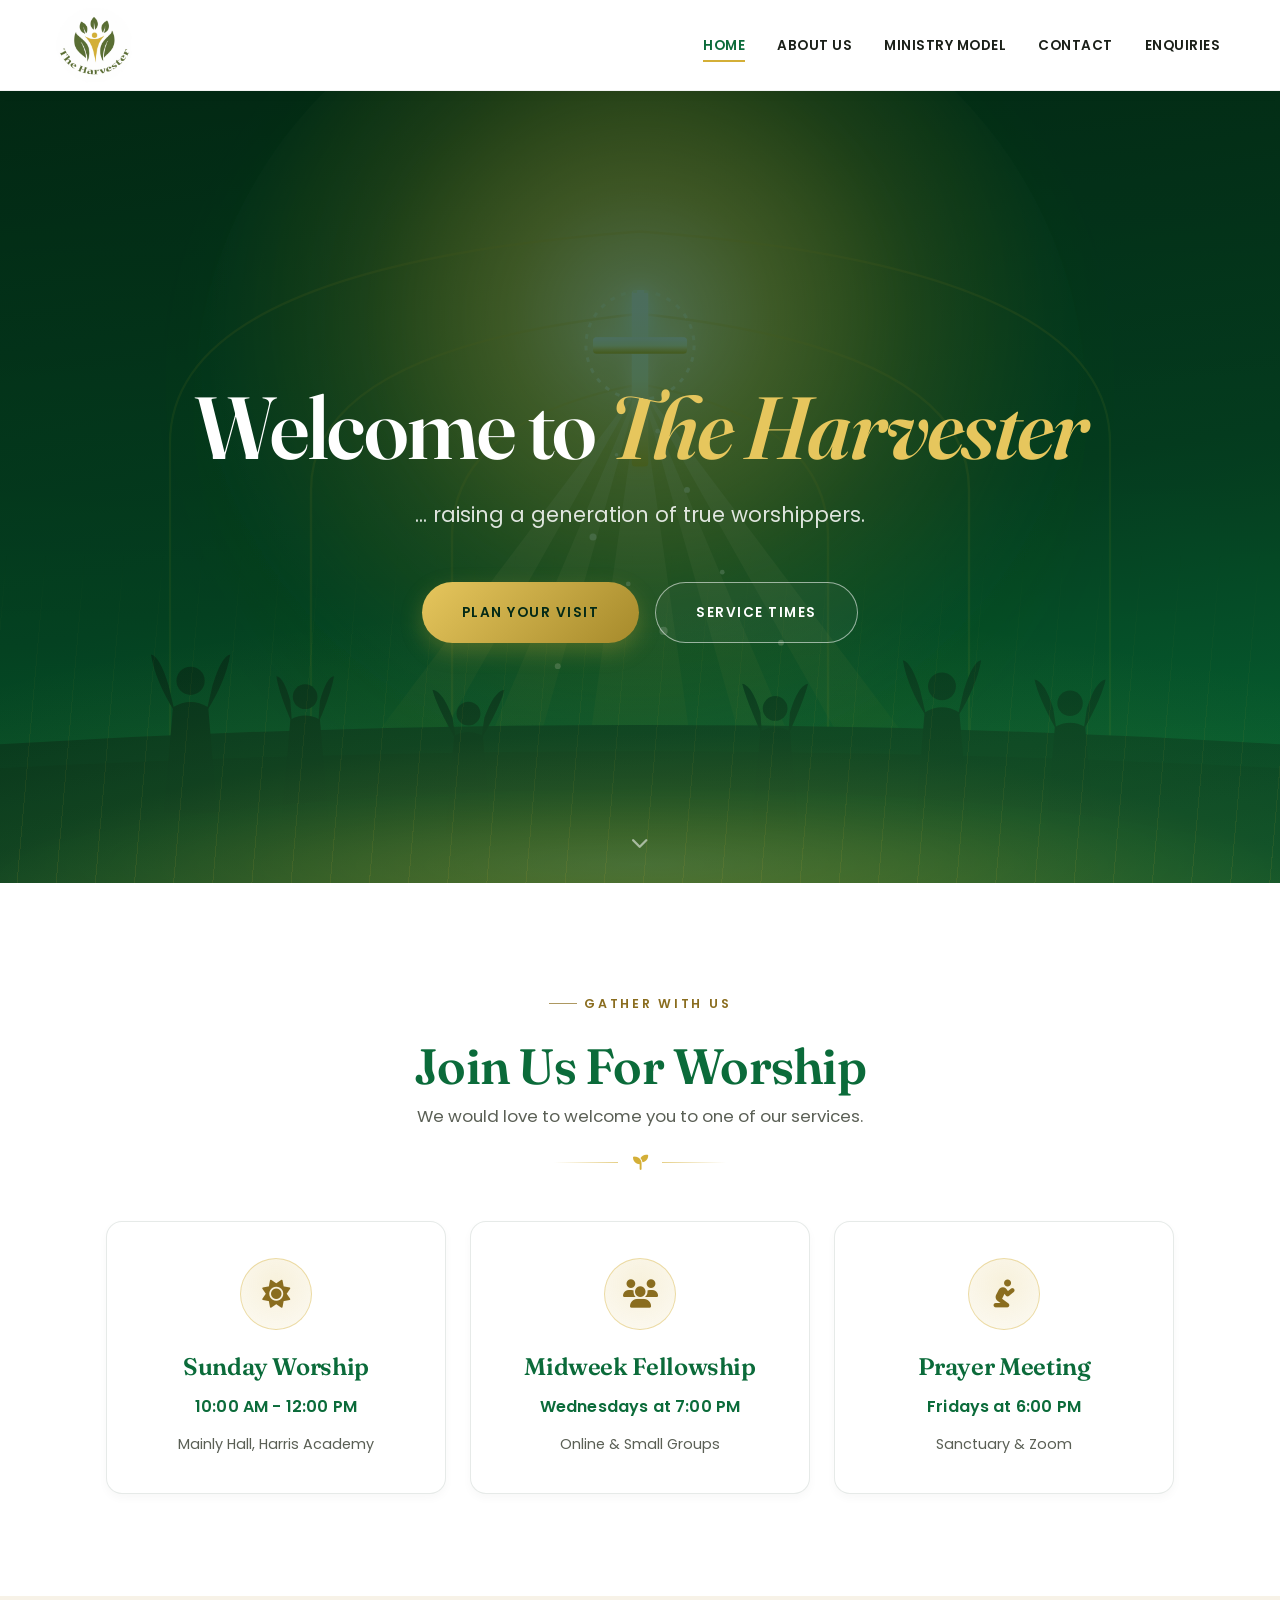
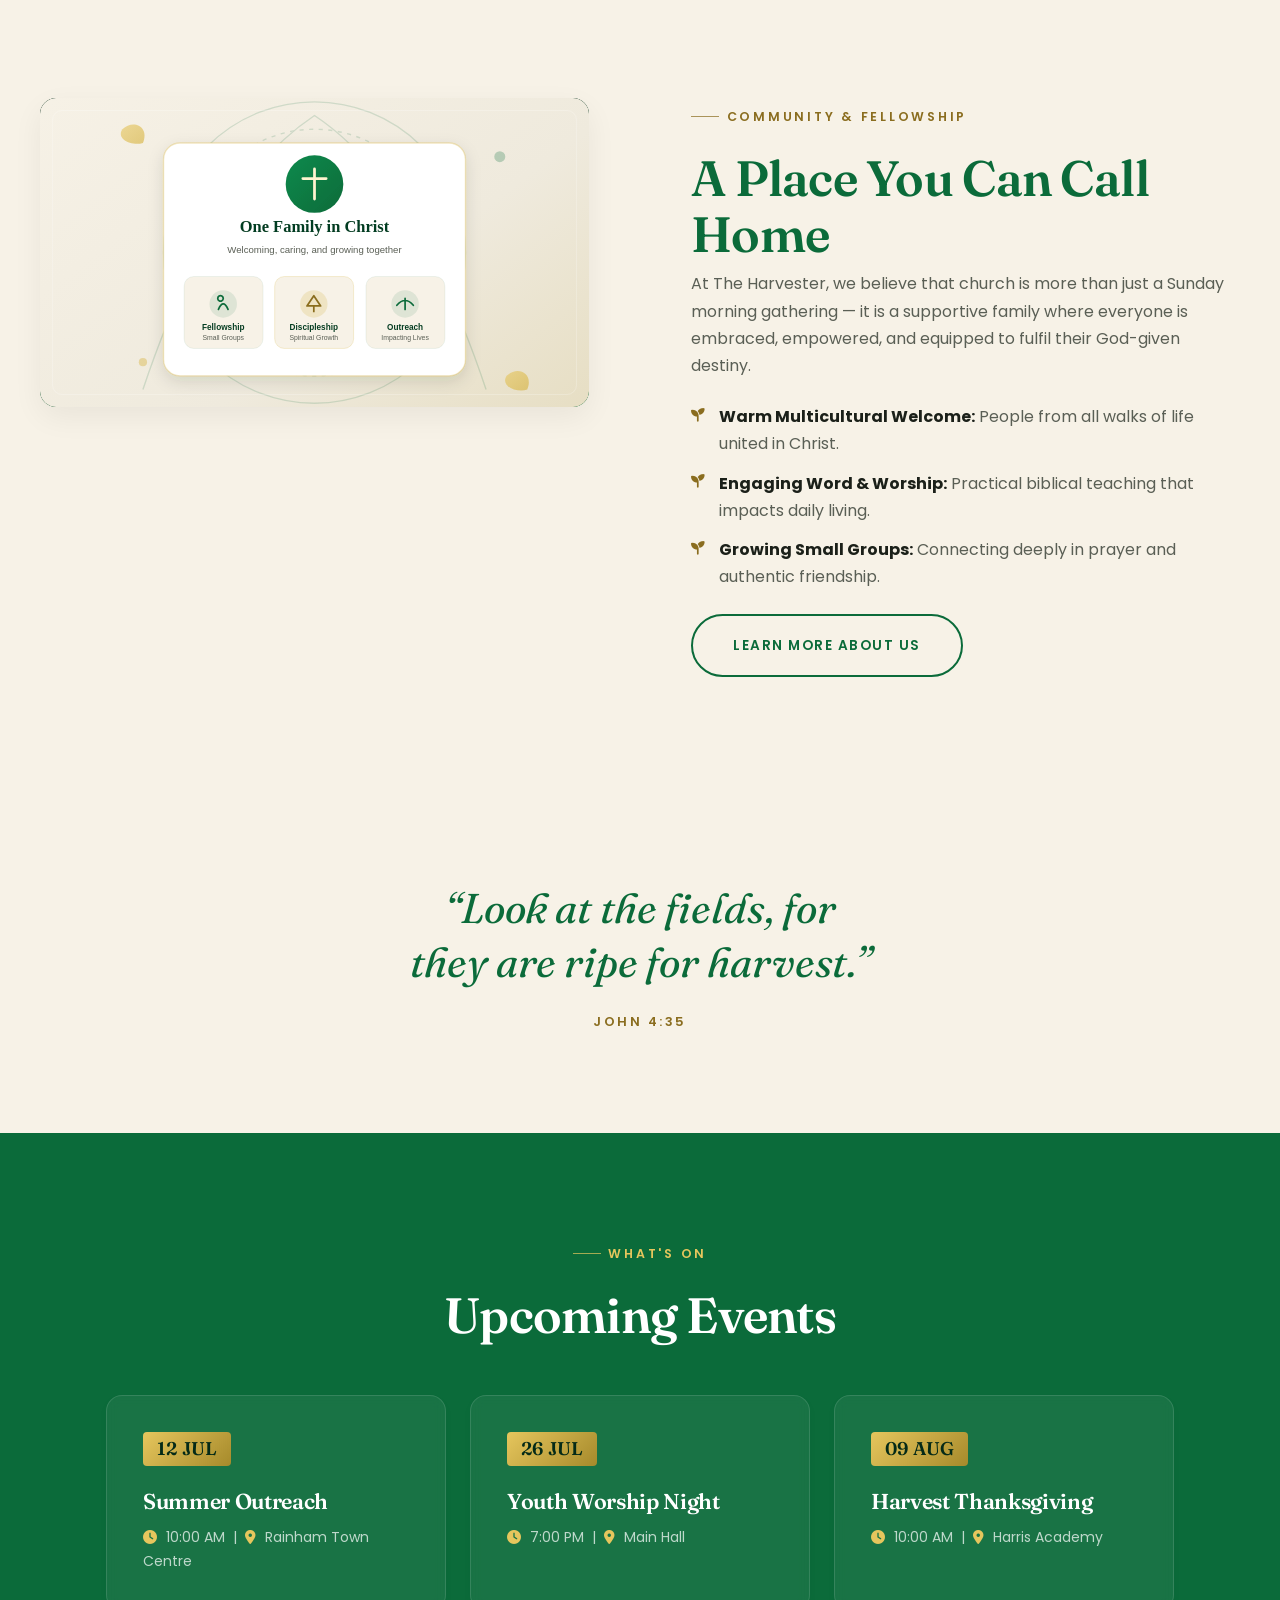
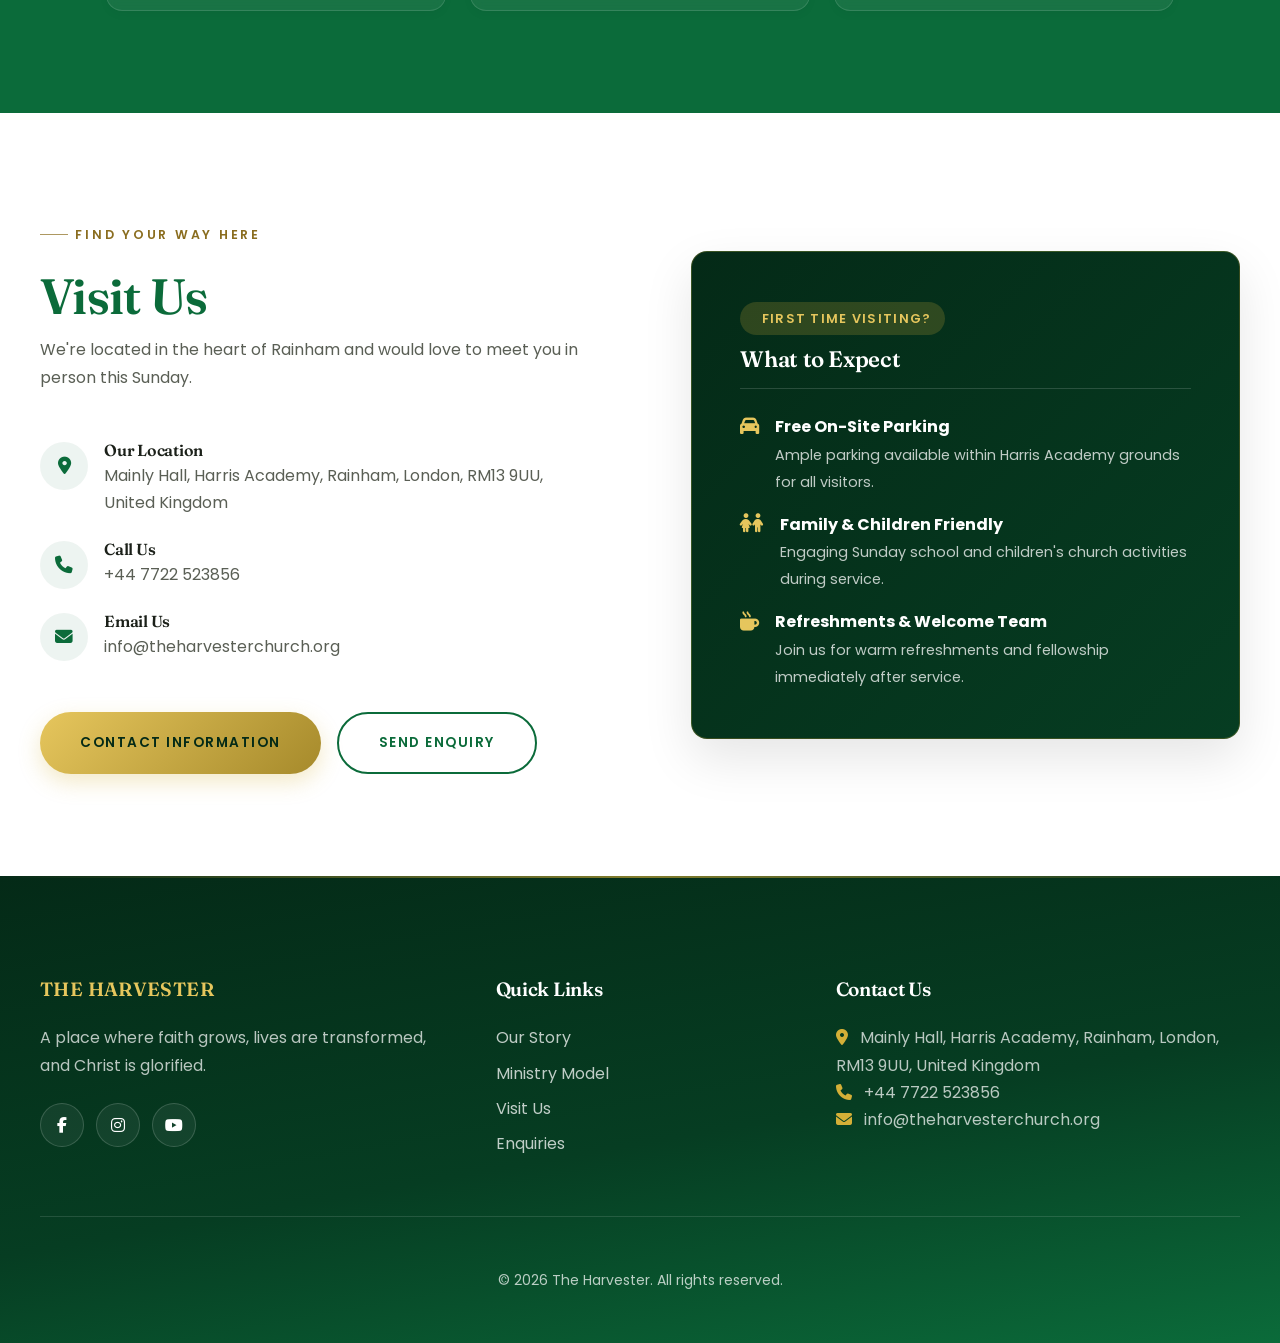
<file: index.html>
<!DOCTYPE html>
<html lang="en">

<head>
    <meta charset="UTF-8">
    <meta name="viewport" content="width=device-width, initial-scale=1.0">
    <meta http-equiv="X-UA-Compatible" content="IE=edge">
    
    <!-- Primary Meta Tags -->
    <title>The Harvester Church Rainham | Welcome Home</title>
    <meta name="title" content="The Harvester Church Rainham | Welcome Home">
    <meta name="description" content="Welcome to The Harvester Church in Rainham, London. Join our vibrant Sunday worship (10:00 AM), midweek fellowship, and prayer meetings at Harris Academy, RM13 9UU.">
    <meta name="keywords" content="The Harvester Church, church in Rainham, churches in Rainham London, RCCG Rainham, Christian fellowship Rainham Essex RM13, Sunday worship Rainham, Christian church London">
    <meta name="author" content="The Harvester Church">
    <meta name="robots" content="index, follow, max-snippet:-1, max-image-preview:large, max-video-preview:-1">
    <link rel="canonical" href="https://theharvesterchurch.org/">

    <!-- Theme & Icons -->
    <meta name="theme-color" content="#063D22">
    <link rel="icon" type="image/png" href="assets/images/logo.png">
    <link rel="apple-touch-icon" href="assets/images/logo.png">
    <link rel="manifest" href="site.webmanifest">

    <!-- Open Graph / Facebook -->
    <meta property="og:type" content="website">
    <meta property="og:url" content="https://theharvesterchurch.org/">
    <meta property="og:site_name" content="The Harvester">
    <meta property="og:locale" content="en_GB">
    <meta property="og:title" content="The Harvester Church Rainham | Welcome Home">
    <meta property="og:description" content="A place where faith grows, lives are transformed, and Christ is glorified. Join our multicultural community in Rainham, London.">
    <meta property="og:image" content="https://theharvesterchurch.org/assets/images/worship-illustration.svg">
    <meta property="og:image:alt" content="The Harvester Church Sanctuary and Worship">

    <!-- Twitter Card -->
    <meta name="twitter:card" content="summary_large_image">
    <meta name="twitter:url" content="https://theharvesterchurch.org/">
    <meta name="twitter:title" content="The Harvester Church Rainham | Welcome Home">
    <meta name="twitter:description" content="Raising a generation of true worshippers. Join us this Sunday for worship and fellowship in Rainham.">
    <meta name="twitter:image" content="https://theharvesterchurch.org/assets/images/worship-illustration.svg">

    <!-- Google Fonts -->
    <link rel="preconnect" href="https://fonts.googleapis.com">
    <link rel="preconnect" href="https://fonts.gstatic.com" crossorigin>
    <link href="https://fonts.googleapis.com/css2?family=Fraunces:ital,opsz,wght@0,9..144,400;0,9..144,500;0,9..144,600;0,9..144,700;1,9..144,400;1,9..144,500&family=Poppins:wght@300;400;500;600&display=swap" rel="stylesheet">

    <!-- CSS Files -->
    <link rel="stylesheet" href="css/variables.css">
    <link rel="stylesheet" href="css/reset.css">
    <link rel="stylesheet" href="css/base.css">
    <link rel="stylesheet" href="css/components.css">
    <link rel="stylesheet" href="css/layout.css">
    <link rel="stylesheet" href="css/animations.css">

    <!-- Font Awesome for Icons -->
    <link rel="stylesheet" href="https://cdnjs.cloudflare.com/ajax/libs/font-awesome/6.4.0/css/all.min.css">

    <!-- Schema.org JSON-LD Structured Data for Local SEO -->
    <script type="application/ld+json">
    {
      "@context": "https://schema.org",
      "@type": "Church",
      "name": "The Harvester",
      "alternateName": "The Harvester Church",
      "url": "https://theharvesterchurch.org/",
      "logo": "https://theharvesterchurch.org/assets/images/logo.png",
      "image": "https://theharvesterchurch.org/assets/images/worship-illustration.svg",
      "description": "The Harvester is a multicultural Christian church community in Rainham, London dedicated to raising a generation of true worshippers.",
      "telephone": "+44 7722 523856",
      "email": "info@theharvesterchurch.org",
      "address": {
        "@type": "PostalAddress",
        "streetAddress": "Mainly Hall, Harris Academy",
        "addressLocality": "Rainham",
        "addressRegion": "London",
        "postalCode": "RM13 9UU",
        "addressCountry": "GB"
      },
      "openingHoursSpecification": [
        {
          "@type": "OpeningHoursSpecification",
          "dayOfWeek": "Sunday",
          "opens": "10:00",
          "closes": "12:00",
          "description": "Sunday Worship Service"
        },
        {
          "@type": "OpeningHoursSpecification",
          "dayOfWeek": "Wednesday",
          "opens": "19:00",
          "closes": "20:30",
          "description": "Midweek Fellowship & Bible Study"
        },
        {
          "@type": "OpeningHoursSpecification",
          "dayOfWeek": "Friday",
          "opens": "18:00",
          "closes": "19:30",
          "description": "Prayer Meeting"
        }
      ],
      "sameAs": [
        "https://www.facebook.com/The%20Harvester",
        "https://www.instagram.com/theharvesterministry3",
        "https://www.youtube.com/theharvesterminisry5309"
      ]
    }
    </script>
</head>

<body>
    <header class="header">
        <div class="container">
            <nav class="nav" role="navigation" aria-label="Main Navigation">
                <a href="./" class="nav__logo">
                    <img src="assets/images/logo.png" alt="The Harvester logo" class="nav__logo-img">
                </a>

                <ul class="nav__list" id="nav-list">
                    <li><a href="./" class="nav__link nav__link--active">Home</a></li>
                    <li><a href="about.html" class="nav__link">About Us</a></li>
                    <li><a href="strategy.html" class="nav__link">Ministry Model</a></li>
                    <li><a href="contact.html" class="nav__link">Contact</a></li>
                    <li><a href="enquiries.html" class="nav__link">Enquiries</a></li>
                </ul>

                <button class="nav__toggle" id="nav-toggle" aria-label="Toggle Menu" aria-expanded="false">
                    <i class="fas fa-bars"></i>
                </button>
            </nav>
        </div>
    </header>

    <main>
        <!-- Hero Section -->
        <section class="hero">
            <img src="assets/images/worship-illustration.svg" alt="Worship atmosphere backdrop" class="hero__backdrop" aria-hidden="true">
            <div class="container hero__container">
                <div class="hero__content">
                    <h1 class="hero__title">Welcome to <span class="text-gold">The Harvester</span></h1>
                    <p class="hero__subtitle">... raising a generation of true worshippers.</p>
                    <div class="hero__actions">
                        <a href="contact.html" class="btn btn--gold">Plan Your Visit</a>
                        <a href="#worship" class="btn btn--ghost">Service Times</a>
                    </div>
                </div>
            </div>
            <a href="#worship" class="hero__cue" aria-label="Scroll to service times"><i
                    class="fas fa-chevron-down"></i></a>
        </section>

        <!-- Service Times Section -->
        <section class="section service-times" id="worship">
            <div class="container">
                <div class="section__header text-center reveal">
                    <span class="eyebrow eyebrow--center">Gather with us</span>
                    <h2 class="section__title">Join Us For Worship</h2>
                    <p class="section__subtitle">We would love to welcome you to one of our services.</p>
                    <div class="leaf-divider"><i class="fas fa-seedling"></i></div>
                </div>

                <div class="service-times__grid">
                    <div class="card service-card reveal">
                        <div class="service-card__icon"><i class="fas fa-sun"></i></div>
                        <h3 class="service-card__title">Sunday Worship</h3>
                        <p class="service-card__time">10:00 AM - 12:00 PM</p>
                        <p class="service-card__desc">Mainly Hall, Harris Academy</p>
                    </div>

                    <div class="card service-card reveal">
                        <div class="service-card__icon"><i class="fas fa-users"></i></div>
                        <h3 class="service-card__title">Midweek Fellowship</h3>
                        <p class="service-card__time">Wednesdays at 7:00 PM</p>
                        <p class="service-card__desc">Online & Small Groups</p>
                    </div>

                    <div class="card service-card reveal">
                        <div class="service-card__icon"><i class="fas fa-pray"></i></div>
                        <h3 class="service-card__title">Prayer Meeting</h3>
                        <p class="service-card__time">Fridays at 6:00 PM</p>
                        <p class="service-card__desc">Sanctuary & Zoom</p>
                    </div>
                </div>
            </div>
        </section>

        <!-- Community Spotlight Section -->
        <section class="section bg-secondary community-spotlight">
            <div class="container">
                <div class="grid grid--2-col align-center" style="gap: var(--spacing-lg);">
                    <div class="reveal">
                        <div class="media-frame media-frame--landscape">
                            <img src="assets/images/community-illustration.svg" alt="The Harvester Community Fellowship">
                        </div>
                    </div>
                    <div class="reveal">
                        <span class="eyebrow">Community & Fellowship</span>
                        <h2 class="section__title">A Place You Can Call Home</h2>
                        <p style="color: var(--color-text-light); margin-bottom: 1rem; line-height: 1.7;">
                            At The Harvester, we believe that church is more than just a Sunday morning gathering &mdash; it is a supportive family where everyone is embraced, empowered, and equipped to fulfil their God-given destiny.
                        </p>
                        <ul class="strategy-list" style="margin-bottom: 1.5rem;">
                            <li><strong>Warm Multicultural Welcome:</strong> People from all walks of life united in Christ.</li>
                            <li><strong>Engaging Word & Worship:</strong> Practical biblical teaching that impacts daily living.</li>
                            <li><strong>Growing Small Groups:</strong> Connecting deeply in prayer and authentic friendship.</li>
                        </ul>
                        <a href="about.html" class="btn btn--outline">Learn More About Us</a>
                    </div>
                </div>
            </div>
        </section>

        <!-- Scripture Band -->
        <section class="section scripture">
            <div class="container">
                <blockquote class="scripture__quote reveal">
                    &ldquo;Look at the fields, for they are ripe for harvest.&rdquo;
                    <cite class="scripture__ref">John 4:35</cite>
                </blockquote>
            </div>
        </section>

        <!-- Upcoming Events Section -->
        <section class="section events bg-primary">
            <div class="container">
                <div class="section__header text-center reveal">
                    <span class="eyebrow eyebrow--center eyebrow--light">What's on</span>
                    <h2 class="section__title text-white">Upcoming Events</h2>
                </div>

                <div class="events-grid">
                    <div class="card event-card reveal">
                        <div class="event-card__date">12 JUL</div>
                        <h3 class="event-card__title">Summer Outreach</h3>
                        <p class="event-card__info"><i class="fas fa-clock"></i> 10:00 AM &nbsp;|&nbsp; <i
                                class="fas fa-location-dot"></i> Rainham Town Centre</p>
                    </div>

                    <div class="card event-card reveal">
                        <div class="event-card__date">26 JUL</div>
                        <h3 class="event-card__title">Youth Worship Night</h3>
                        <p class="event-card__info"><i class="fas fa-clock"></i> 7:00 PM &nbsp;|&nbsp; <i
                                class="fas fa-location-dot"></i> Main Hall</p>
                    </div>

                    <div class="card event-card reveal">
                        <div class="event-card__date">09 AUG</div>
                        <h3 class="event-card__title">Harvest Thanksgiving</h3>
                        <p class="event-card__info"><i class="fas fa-clock"></i> 10:00 AM &nbsp;|&nbsp; <i
                                class="fas fa-location-dot"></i> Harris Academy</p>
                    </div>
                </div>
            </div>
        </section>

        <!-- Visit Us Preview (No interactive map) -->
        <section class="section contact-preview">
            <div class="container contact-preview__container">
                <div class="contact-preview__info reveal">
                    <span class="eyebrow">Find your way here</span>
                    <h2 class="section__title">Visit Us</h2>
                    <p>We're located in the heart of Rainham and would love to meet you in person this Sunday.</p>

                    <div class="contact-preview__details">
                        <div class="contact-detail">
                            <i class="fas fa-location-dot"></i>
                            <div>
                                <h4>Our Location</h4>
                                <p>Mainly Hall, Harris Academy, Rainham, London, RM13 9UU, United Kingdom</p>
                            </div>
                        </div>
                        <div class="contact-detail">
                            <i class="fas fa-phone"></i>
                            <div>
                                <h4>Call Us</h4>
                                <p>+44 7722 523856</p>
                            </div>
                        </div>
                        <div class="contact-detail">
                            <i class="fas fa-envelope"></i>
                            <div>
                                <h4>Email Us</h4>
                                <p>info@theharvesterchurch.org</p>
                            </div>
                        </div>
                    </div>
                    <div style="display: flex; gap: 1rem; flex-wrap: wrap;">
                        <a href="contact.html" class="btn btn--gold">Contact Information</a>
                        <a href="enquiries.html" class="btn btn--outline">Send Enquiry</a>
                    </div>
                </div>

                <div class="reveal">
                    <div class="visit-info-card">
                        <div class="visit-info-card__header">
                            <span class="visit-info-card__badge"><i class="fas fa-sparkles"></i> First Time Visiting?</span>
                            <h3 style="color: var(--color-white); font-size: 1.4rem; margin-top: 0.25rem;">What to Expect</h3>
                        </div>
                        <ul class="visit-feature-list">
                            <li class="visit-feature-item">
                                <i class="fas fa-car"></i>
                                <div>
                                    <strong>Free On-Site Parking</strong>
                                    <span>Ample parking available within Harris Academy grounds for all visitors.</span>
                                </div>
                            </li>
                            <li class="visit-feature-item">
                                <i class="fas fa-children"></i>
                                <div>
                                    <strong>Family & Children Friendly</strong>
                                    <span>Engaging Sunday school and children's church activities during service.</span>
                                </div>
                            </li>
                            <li class="visit-feature-item">
                                <i class="fas fa-mug-hot"></i>
                                <div>
                                    <strong>Refreshments & Welcome Team</strong>
                                    <span>Join us for warm refreshments and fellowship immediately after service.</span>
                                </div>
                            </li>
                        </ul>
                    </div>
                </div>
            </div>
        </section>
    </main>

    <footer class="footer bg-secondary">
        <div class="container">
            <div class="footer__grid">
                <div class="footer__col">
                    <h3 class="footer__title nav__logo">THE HARVESTER</h3>
                    <p>A place where faith grows, lives are transformed, and Christ is glorified.</p>
                    <div class="footer__social">
                        <a href="https://www.facebook.com/The%20Harvester" target="_blank" rel="noopener noreferrer"
                            class="social-link" aria-label="Facebook"><i class="fab fa-facebook-f"></i></a>
                        <a href="https://www.instagram.com/theharvesterministry3" target="_blank"
                            rel="noopener noreferrer" class="social-link" aria-label="Instagram"><i
                                class="fab fa-instagram"></i></a>
                        <a href="https://www.youtube.com/theharvesterminisry5309" target="_blank"
                            rel="noopener noreferrer" class="social-link" aria-label="YouTube"><i
                                class="fab fa-youtube"></i></a>
                    </div>
                </div>
                <div class="footer__col">
                    <h4 class="footer__title">Quick Links</h4>
                    <ul class="footer__links">
                        <li><a href="about.html" class="footer__link">Our Story</a></li>
                        <li><a href="strategy.html" class="footer__link">Ministry Model</a></li>
                        <li><a href="contact.html" class="footer__link">Visit Us</a></li>
                        <li><a href="enquiries.html" class="footer__link">Enquiries</a></li>
                    </ul>
                </div>
                <div class="footer__col">
                    <h4 class="footer__title">Contact Us</h4>
                    <p><i class="fas fa-location-dot"></i> Mainly Hall, Harris Academy, Rainham, London, RM13 9UU,
                        United Kingdom</p>
                    <p><i class="fas fa-phone"></i> +44 7722 523856</p>
                    <p><i class="fas fa-envelope"></i> info@theharvesterchurch.org</p>
                </div>
            </div>
            <div class="footer__bottom">
                <p>&copy; 2026 The Harvester. All rights reserved.</p>
            </div>
        </div>
    </footer>

    <script src="js/main.js"></script>
</body>

</html>
</file>
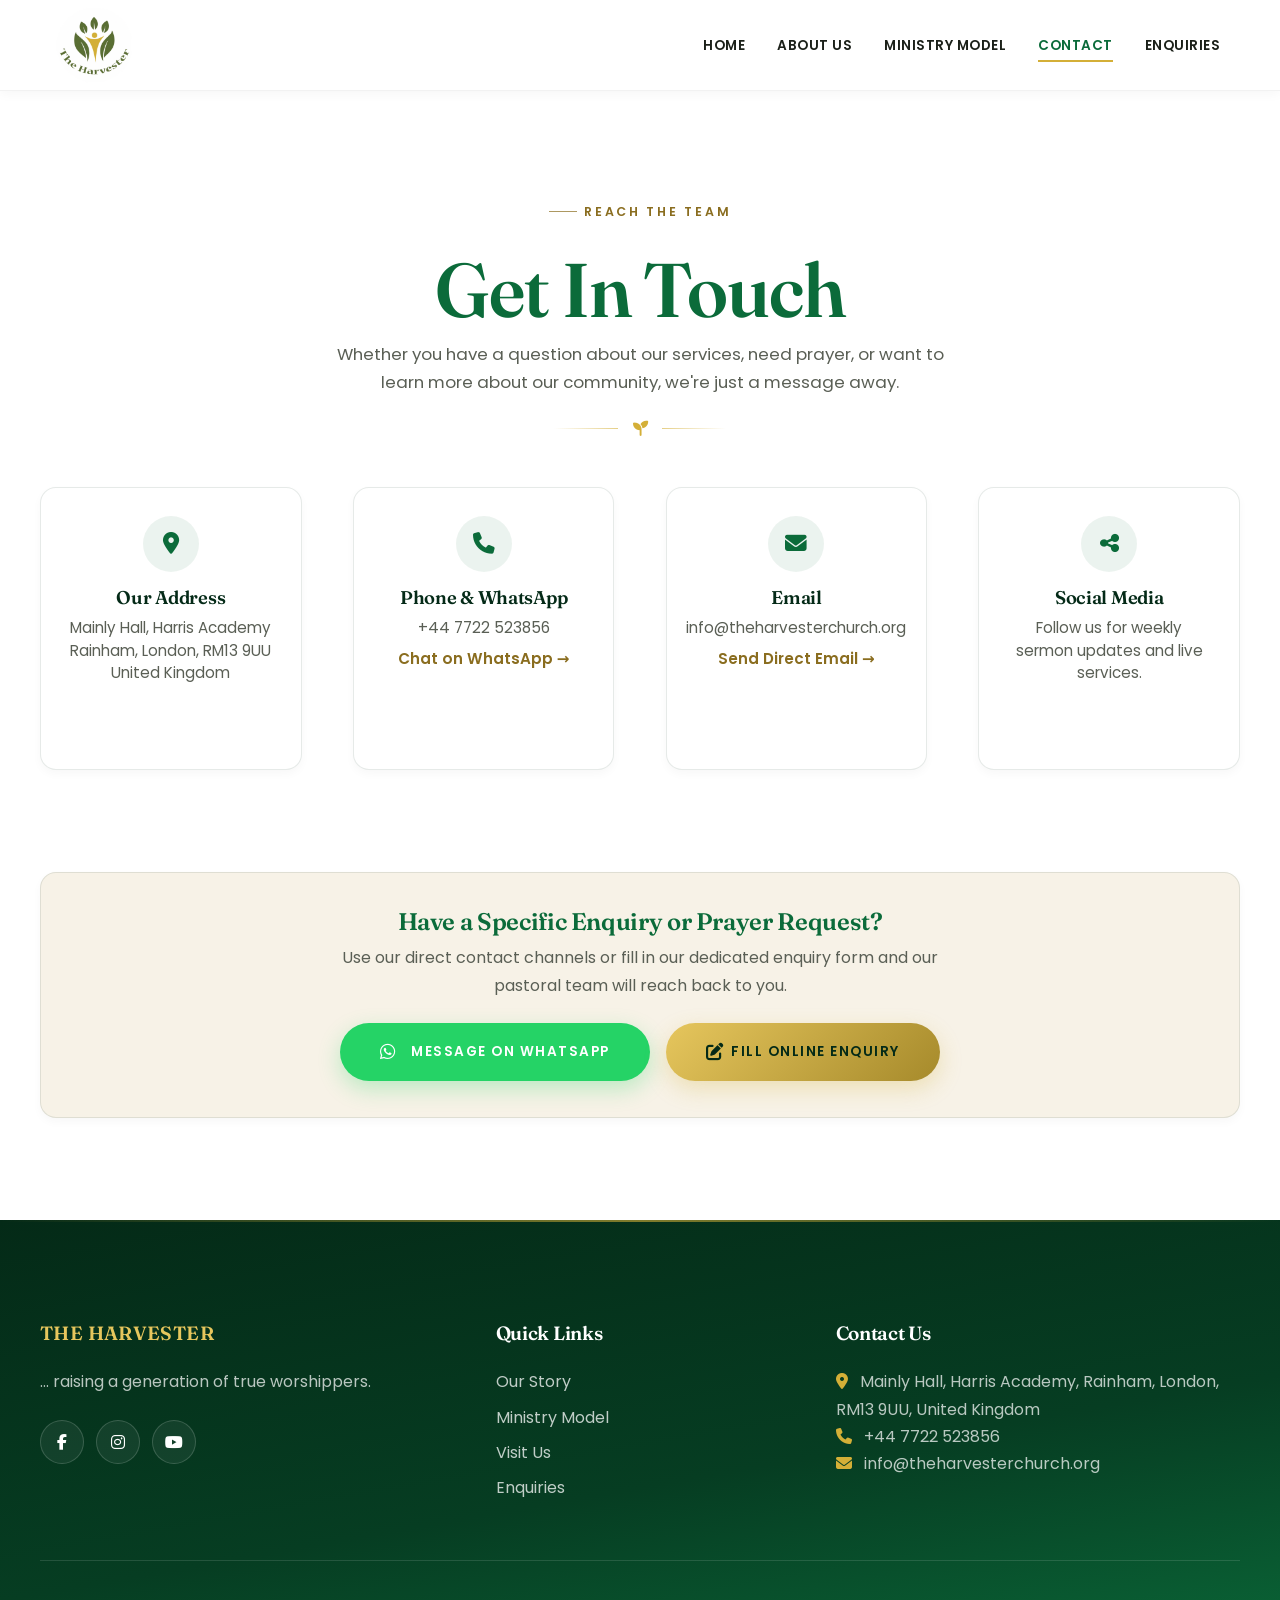
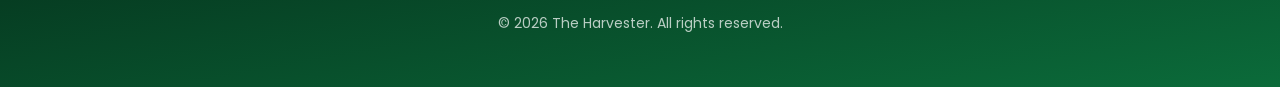
<file: contact.html>
<!DOCTYPE html>
<html lang="en">
<head>
    <meta charset="UTF-8">
    <meta name="viewport" content="width=device-width, initial-scale=1.0">
    <meta http-equiv="X-UA-Compatible" content="IE=edge">
    
    <!-- Primary Meta Tags -->
    <title>Contact & Service Location | The Harvester Church Rainham</title>
    <meta name="title" content="Contact & Service Location | The Harvester Church Rainham">
    <meta name="description" content="Contact The Harvester Church in Rainham, London. Find our address at Mainly Hall, Harris Academy (RM13 9UU), phone number, WhatsApp link, and service hours.">
    <meta name="keywords" content="Contact The Harvester Church, Rainham church address, Harris Academy Rainham church, church phone number Rainham, church WhatsApp London">
    <meta name="author" content="The Harvester Church">
    <meta name="robots" content="index, follow">
    <link rel="canonical" href="https://theharvesterchurch.org/contact.html">

    <!-- Theme & Icons -->
    <meta name="theme-color" content="#063D22">
    <link rel="icon" type="image/png" href="assets/images/logo.png">
    <link rel="apple-touch-icon" href="assets/images/logo.png">
    <link rel="manifest" href="site.webmanifest">

    <!-- Open Graph / Facebook -->
    <meta property="og:type" content="website">
    <meta property="og:url" content="https://theharvesterchurch.org/contact.html">
    <meta property="og:site_name" content="The Harvester">
    <meta property="og:locale" content="en_GB">
    <meta property="og:title" content="Contact & Service Location | The Harvester Church Rainham">
    <meta property="og:description" content="Get in touch with The Harvester Church team or find service directions to Harris Academy in Rainham.">
    <meta property="og:image" content="https://theharvesterchurch.org/assets/images/worship-illustration.svg">
    <meta property="og:image:alt" content="The Harvester Church Contact">

    <!-- Twitter Card -->
    <meta name="twitter:card" content="summary_large_image">
    <meta name="twitter:url" content="https://theharvesterchurch.org/contact.html">
    <meta name="twitter:title" content="Contact & Service Location | The Harvester Church Rainham">
    <meta name="twitter:description" content="Find our address, service hours, and contact details in Rainham, London.">
    <meta name="twitter:image" content="https://theharvesterchurch.org/assets/images/worship-illustration.svg">

    <!-- Google Fonts -->
    <link rel="preconnect" href="https://fonts.googleapis.com">
    <link rel="preconnect" href="https://fonts.gstatic.com" crossorigin>
    <link href="https://fonts.googleapis.com/css2?family=Fraunces:ital,opsz,wght@0,9..144,400;0,9..144,500;0,9..144,600;0,9..144,700;1,9..144,400;1,9..144,500&family=Poppins:wght@300;400;500;600&display=swap" rel="stylesheet">

    <!-- CSS Files -->
    <link rel="stylesheet" href="css/variables.css">
    <link rel="stylesheet" href="css/reset.css">
    <link rel="stylesheet" href="css/base.css">
    <link rel="stylesheet" href="css/components.css">
    <link rel="stylesheet" href="css/layout.css">
    <link rel="stylesheet" href="css/animations.css">

    <!-- Font Awesome for Icons -->
    <link rel="stylesheet" href="https://cdnjs.cloudflare.com/ajax/libs/font-awesome/6.4.0/css/all.min.css">

    <!-- Schema.org JSON-LD -->
    <script type="application/ld+json">
    {
      "@context": "https://schema.org",
      "@type": "ContactPage",
      "mainEntity": {
        "@type": "Church",
        "name": "The Harvester",
        "telephone": "+44 7722 523856",
        "email": "info@theharvesterchurch.org",
        "url": "https://theharvesterchurch.org/",
        "address": {
          "@type": "PostalAddress",
          "streetAddress": "Mainly Hall, Harris Academy",
          "addressLocality": "Rainham",
          "addressRegion": "London",
          "postalCode": "RM13 9UU",
          "addressCountry": "GB"
        }
      }
    }
    </script>
</head>
<body>
    <header class="header">
        <div class="container">
            <nav class="nav" role="navigation" aria-label="Main Navigation">
                <a href="./" class="nav__logo">
                    <img src="assets/images/logo.png" alt="The Harvester logo" class="nav__logo-img">
                </a>
                
                <ul class="nav__list" id="nav-list">
                    <li><a href="./" class="nav__link">Home</a></li>
                    <li><a href="about.html" class="nav__link">About Us</a></li>
                    <li><a href="strategy.html" class="nav__link">Ministry Model</a></li>
                    <li><a href="contact.html" class="nav__link nav__link--active">Contact</a></li>
                    <li><a href="enquiries.html" class="nav__link">Enquiries</a></li>
                </ul>
                
                <button class="nav__toggle" id="nav-toggle" aria-label="Toggle Menu" aria-expanded="false">
                    <i class="fas fa-bars"></i>
                </button>
            </nav>
        </div>
    </header>

    <main>
    <main>
        <!-- Contact Information Section -->
        <section class="section">
            <div class="container">
                <div class="section__header text-center reveal">
                    <span class="eyebrow eyebrow--center">Reach the team</span>
                    <h1 class="section__title">Get In Touch</h1>
                    <p class="section__subtitle">Whether you have a question about our services, need prayer, or want to learn more about our community, we're just a message away.</p>
                    <div class="leaf-divider"><i class="fas fa-seedling"></i></div>
                </div>

                <!-- Contact Cards Grid -->
                <div class="contact-cards-grid reveal">
                    <!-- Card 1: Address -->
                    <div class="contact-card-item">
                        <div class="contact-card-item__icon">
                            <i class="fas fa-location-dot"></i>
                        </div>
                        <h3>Our Address</h3>
                        <p>Mainly Hall, Harris Academy<br>Rainham, London, RM13 9UU<br>United Kingdom</p>
                    </div>

                    <!-- Card 2: Phone / WhatsApp -->
                    <div class="contact-card-item">
                        <div class="contact-card-item__icon">
                            <i class="fas fa-phone"></i>
                        </div>
                        <h3>Phone & WhatsApp</h3>
                        <p>+44 7722 523856</p>
                        <p style="margin-top: 0.5rem;"><a href="https://wa.me/447722523856" target="_blank" rel="noopener noreferrer" class="text-gold" style="font-weight: 600;">Chat on WhatsApp &rarr;</a></p>
                    </div>

                    <!-- Card 3: Email -->
                    <div class="contact-card-item">
                        <div class="contact-card-item__icon">
                            <i class="fas fa-envelope"></i>
                        </div>
                        <h3>Email</h3>
                        <p>info@theharvesterchurch.org</p>
                        <p style="margin-top: 0.5rem;"><a href="mailto:info@theharvesterchurch.org" class="text-gold" style="font-weight: 600;">Send Direct Email &rarr;</a></p>
                    </div>

                    <!-- Card 4: Online Community -->
                    <div class="contact-card-item">
                        <div class="contact-card-item__icon">
                            <i class="fas fa-share-nodes"></i>
                        </div>
                        <h3>Social Media</h3>
                        <p>Follow us for weekly sermon updates and live services.</p>
                        <div class="footer__social" style="justify-content: center; margin-top: 0.75rem;">
                            <a href="https://www.facebook.com/The%20Harvester" target="_blank" rel="noopener noreferrer" class="social-link" aria-label="Facebook"><i class="fab fa-facebook-f"></i></a>
                            <a href="https://www.instagram.com/theharvesterministry3" target="_blank" rel="noopener noreferrer" class="social-link" aria-label="Instagram"><i class="fab fa-instagram"></i></a>
                            <a href="https://www.youtube.com/theharvesterminisry5309" target="_blank" rel="noopener noreferrer" class="social-link" aria-label="YouTube"><i class="fab fa-youtube"></i></a>
                        </div>
                    </div>
                </div>

                <!-- Action Buttons & Enquiry Prompt -->
                <div class="card text-center reveal" style="margin-top: var(--spacing-lg); background: var(--color-bg-secondary);">
                    <h3 style="font-family: var(--font-heading); font-size: 1.5rem; color: var(--color-primary); margin-bottom: 0.5rem;">Have a Specific Enquiry or Prayer Request?</h3>
                    <p style="max-width: 600px; margin: 0 auto 1.5rem; color: var(--color-text-light);">Use our direct contact channels or fill in our dedicated enquiry form and our pastoral team will reach back to you.</p>
                    <div style="display: flex; gap: 1rem; justify-content: center; flex-wrap: wrap;">
                        <a href="https://wa.me/447722523856" target="_blank" rel="noopener noreferrer" class="btn btn--whatsapp" id="whatsapp-btn">
                            <i class="fab fa-whatsapp"></i> Message on WhatsApp
                        </a>
                        <a href="enquiries.html" class="btn btn--gold">
                            <i class="fas fa-pen-to-square"></i> Fill Online Enquiry
                        </a>
                    </div>
                </div>
            </div>
        </section>
    </main>

    <footer class="footer bg-secondary">
        <div class="container">
            <div class="footer__grid">
                <div class="footer__col">
                    <h3 class="footer__title nav__logo">THE HARVESTER</h3>
                    <p>... raising a generation of true worshippers.</p>
                    <div class="footer__social">
                        <a href="https://www.facebook.com/The%20Harvester" target="_blank" rel="noopener noreferrer"
                            class="social-link" aria-label="Facebook"><i class="fab fa-facebook-f"></i></a>
                        <a href="https://www.instagram.com/theharvesterministry3" target="_blank"
                            rel="noopener noreferrer" class="social-link" aria-label="Instagram"><i
                                class="fab fa-instagram"></i></a>
                        <a href="https://www.youtube.com/theharvesterminisry5309" target="_blank"
                            rel="noopener noreferrer" class="social-link" aria-label="YouTube"><i
                                class="fab fa-youtube"></i></a>
                    </div>
                </div>
                <div class="footer__col">
                    <h4 class="footer__title">Quick Links</h4>
                    <ul class="footer__links">
                        <li><a href="about.html" class="footer__link">Our Story</a></li>
                        <li><a href="strategy.html" class="footer__link">Ministry Model</a></li>
                        <li><a href="contact.html" class="footer__link">Visit Us</a></li>
                        <li><a href="enquiries.html" class="footer__link">Enquiries</a></li>
                    </ul>
                </div>
                <div class="footer__col">
                    <h4 class="footer__title">Contact Us</h4>
                    <p><i class="fas fa-location-dot"></i> Mainly Hall, Harris Academy, Rainham, London, RM13 9UU, United Kingdom</p>
                    <p><i class="fas fa-phone"></i> +44 7722 523856</p>
                    <p><i class="fas fa-envelope"></i> info@theharvesterchurch.org</p>
                </div>
            </div>
            <div class="footer__bottom">
                <p>&copy; 2026 The Harvester. All rights reserved.</p>
            </div>
        </div>
    </footer>

    <script src="js/main.js"></script>
</body>
</html>
</file>
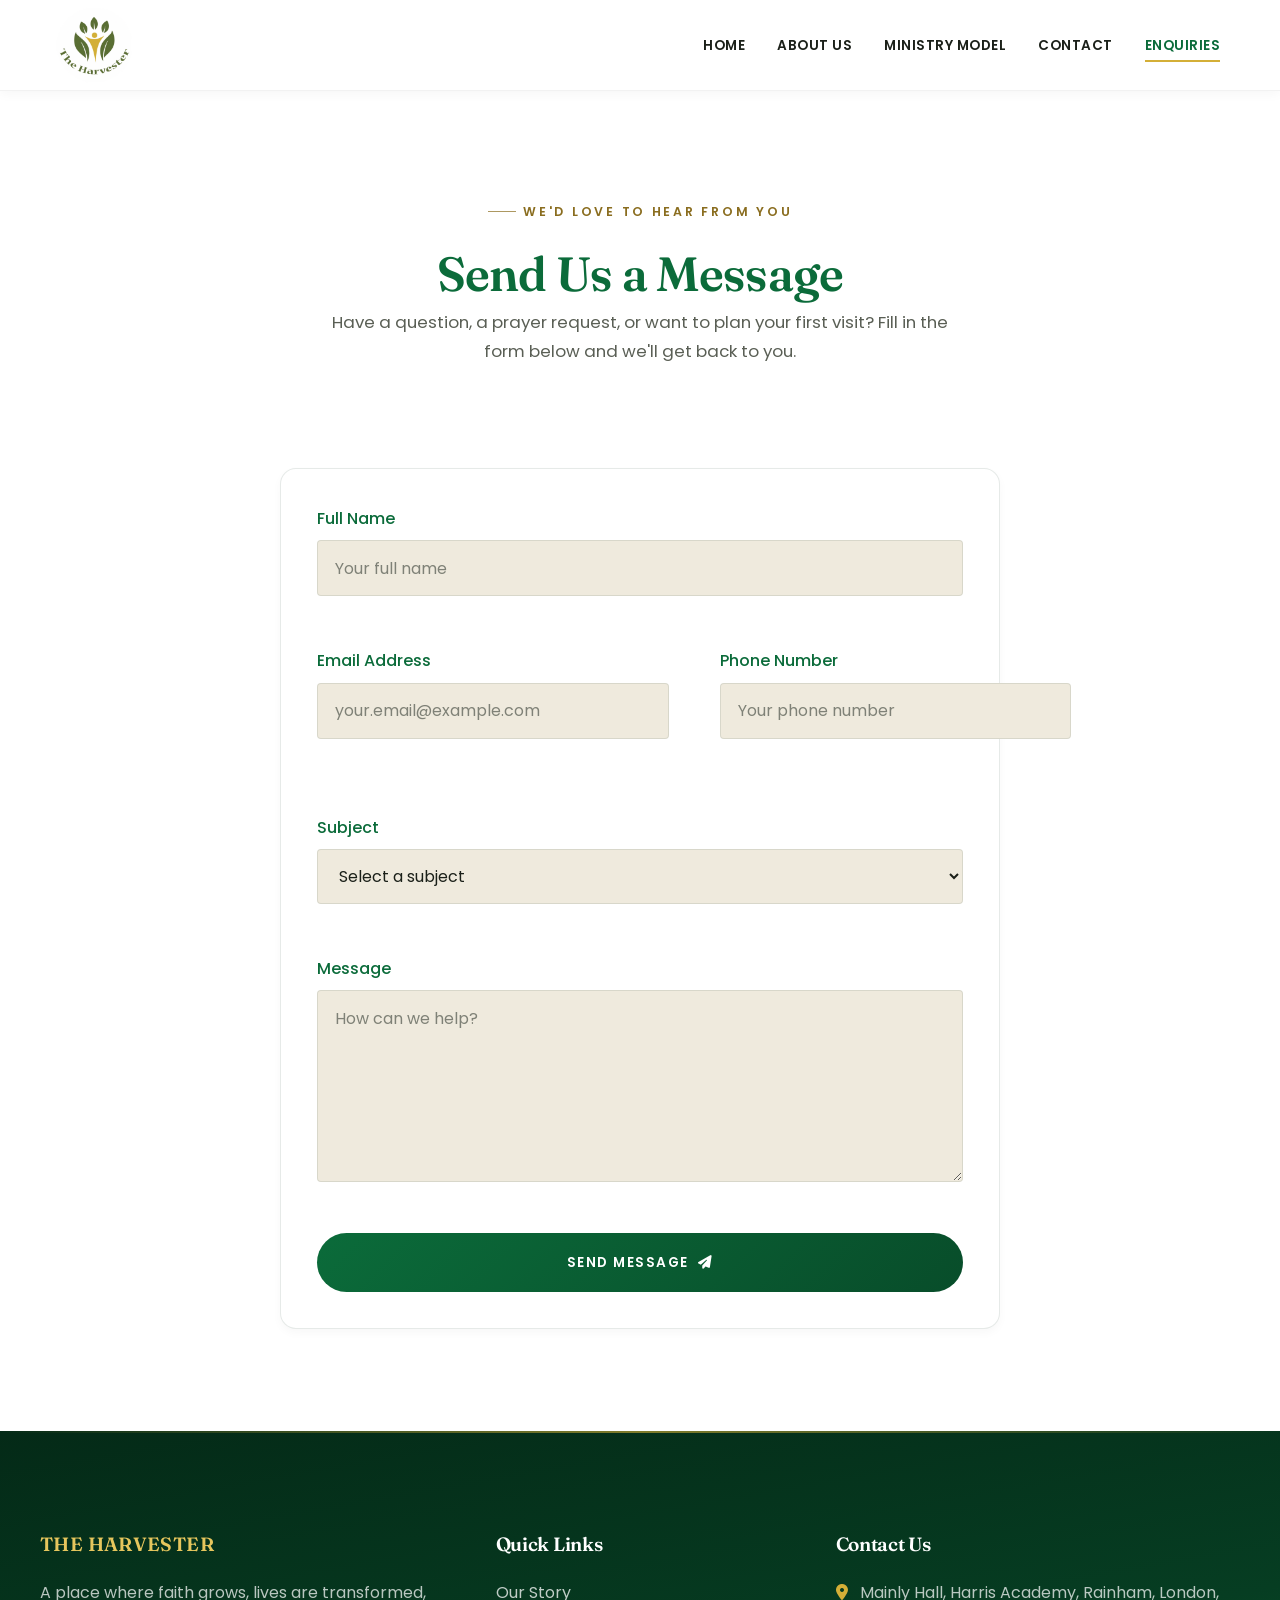
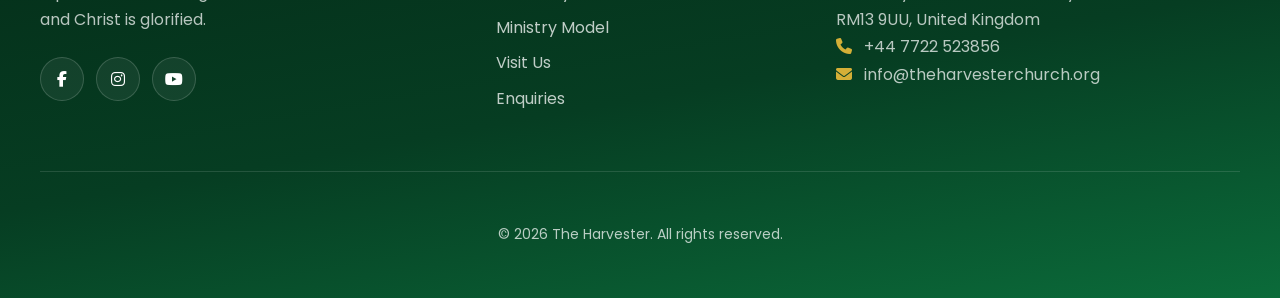
<file: enquiries.html>
<!DOCTYPE html>
<html lang="en">
<head>
    <meta charset="UTF-8">
    <meta name="viewport" content="width=device-width, initial-scale=1.0">
    <meta http-equiv="X-UA-Compatible" content="IE=edge">
    
    <!-- Primary Meta Tags -->
    <title>Enquiries & Prayer Requests | The Harvester Church Rainham</title>
    <meta name="title" content="Enquiries & Prayer Requests | The Harvester Church Rainham">
    <meta name="description" content="Send a message, prayer request, or plan your visit with The Harvester Church in Rainham, London. We are here to support and welcome you.">
    <meta name="keywords" content="Prayer requests Rainham, church enquiries London, plan church visit Rainham, pastoral support Rainham">
    <meta name="author" content="The Harvester Church">
    <meta name="robots" content="index, follow">
    <link rel="canonical" href="https://theharvesterchurch.org/enquiries.html">

    <!-- Theme & Icons -->
    <meta name="theme-color" content="#063D22">
    <link rel="icon" type="image/png" href="assets/images/logo.png">
    <link rel="apple-touch-icon" href="assets/images/logo.png">
    <link rel="manifest" href="site.webmanifest">

    <!-- Open Graph / Facebook -->
    <meta property="og:type" content="website">
    <meta property="og:url" content="https://theharvesterchurch.org/enquiries.html">
    <meta property="og:site_name" content="The Harvester">
    <meta property="og:locale" content="en_GB">
    <meta property="og:title" content="Enquiries & Prayer Requests | The Harvester Church Rainham">
    <meta property="og:description" content="Send a message, submit prayer requests, or plan your visit with The Harvester Church in Rainham.">
    <meta property="og:image" content="https://theharvesterchurch.org/assets/images/worship-illustration.svg">
    <meta property="og:image:alt" content="The Harvester Church Enquiries">

    <!-- Twitter Card -->
    <meta name="twitter:card" content="summary_large_image">
    <meta name="twitter:url" content="https://theharvesterchurch.org/enquiries.html">
    <meta name="twitter:title" content="Enquiries & Prayer Requests | The Harvester Church Rainham">
    <meta name="twitter:description" content="Submit prayer requests or plan your visit with The Harvester Church in Rainham, London.">
    <meta name="twitter:image" content="https://theharvesterchurch.org/assets/images/worship-illustration.svg">

    <!-- Google Fonts -->
    <link rel="preconnect" href="https://fonts.googleapis.com">
    <link rel="preconnect" href="https://fonts.gstatic.com" crossorigin>
    <link href="https://fonts.googleapis.com/css2?family=Fraunces:ital,opsz,wght@0,9..144,400;0,9..144,500;0,9..144,600;0,9..144,700;1,9..144,400;1,9..144,500&family=Poppins:wght@300;400;500;600&display=swap" rel="stylesheet">

    <!-- CSS Files -->
    <link rel="stylesheet" href="css/variables.css">
    <link rel="stylesheet" href="css/reset.css">
    <link rel="stylesheet" href="css/base.css">
    <link rel="stylesheet" href="css/components.css">
    <link rel="stylesheet" href="css/layout.css">
    <link rel="stylesheet" href="css/animations.css">

    <!-- Font Awesome for Icons -->
    <link rel="stylesheet" href="https://cdnjs.cloudflare.com/ajax/libs/font-awesome/6.4.0/css/all.min.css">

    <!-- Schema.org JSON-LD -->
    <script type="application/ld+json">
    {
      "@context": "https://schema.org",
      "@type": "ContactPage",
      "name": "Enquiries & Prayer Requests | The Harvester Church",
      "url": "https://theharvesterchurch.org/enquiries.html",
      "description": "Online contact and prayer request form for The Harvester Church in Rainham.",
      "publisher": {
        "@type": "Church",
        "name": "The Harvester",
        "url": "https://theharvesterchurch.org/"
      }
    }
    </script>
</head>
<body>
    <header class="header">
        <div class="container">
            <nav class="nav" role="navigation" aria-label="Main Navigation">
                <a href="./" class="nav__logo">
                    <img src="assets/images/logo.png" alt="The Harvester logo" class="nav__logo-img">
                </a>
                
                <ul class="nav__list" id="nav-list">
                    <li><a href="./" class="nav__link">Home</a></li>
                    <li><a href="about.html" class="nav__link">About Us</a></li>
                    <li><a href="strategy.html" class="nav__link">Ministry Model</a></li>
                    <li><a href="contact.html" class="nav__link">Contact</a></li>
                    <li><a href="enquiries.html" class="nav__link nav__link--active">Enquiries</a></li>
                </ul>
                
                <button class="nav__toggle" id="nav-toggle" aria-label="Toggle Menu" aria-expanded="false">
                    <i class="fas fa-bars"></i>
                </button>
            </nav>
        </div>
    </header>

    <main>
        <section class="section">
            <div class="container">
                <div class="reveal" style="max-width: 720px; margin: 0 auto;">
                    <div style="text-align: center; margin-bottom: var(--spacing-lg);">
                        <span class="eyebrow eyebrow--center">We'd love to hear from you</span>
                        <h1 class="section__title" style="font-size: clamp(2rem, 5vw, 3rem);">Send Us a Message</h1>
                        <p class="section__subtitle" style="margin: 0 auto;">Have a question, a prayer request, or want to plan your first visit? Fill in the form below and we'll get back to you.</p>
                    </div>

                    <div class="card">
                        <!-- Replace YOUR_FORM_ID with your real Formspree endpoint -->
                        <form id="enquiry-form" class="form" action="https://formspree.io/f/YOUR_FORM_ID" method="POST">
                            <div class="form__group">
                                <label for="name" class="form__label">Full Name</label>
                                <input type="text" id="name" name="name" class="form__input" placeholder="Your full name" required>
                            </div>

                            <div class="grid grid--2-col">
                                <div class="form__group">
                                    <label for="email" class="form__label">Email Address</label>
                                    <input type="email" id="email" name="email" class="form__input" placeholder="your.email@example.com" required>
                                    <span class="form__error" id="email-error"></span>
                                </div>
                                <div class="form__group">
                                    <label for="phone" class="form__label">Phone Number</label>
                                    <input type="tel" id="phone" name="phone" class="form__input" placeholder="Your phone number">
                                </div>
                            </div>

                            <div class="form__group">
                                <label for="subject" class="form__label">Subject</label>
                                <select id="subject" name="subject" class="form__input" required>
                                    <option value="" disabled selected>Select a subject</option>
                                    <option value="general">General Enquiry</option>
                                    <option value="prayer">Prayer Request</option>
                                    <option value="visit">Planning a Visit</option>
                                    <option value="other">Other</option>
                                </select>
                            </div>

                            <div class="form__group">
                                <label for="message" class="form__label">Message</label>
                                <textarea id="message" name="message" class="form__input" rows="6" placeholder="How can we help?" required></textarea>
                            </div>

                            <button type="submit" class="btn btn--primary btn--full">Send Message &nbsp;<i class="fas fa-paper-plane"></i></button>
                            <div id="form-message" class="form__message"></div>
                        </form>
                    </div>
                </div>
            </div>
        </section>
    </main>

    <footer class="footer bg-secondary">
        <div class="container">
            <div class="footer__grid">
                <div class="footer__col">
                    <h3 class="footer__title nav__logo">THE HARVESTER</h3>
                    <p>A place where faith grows, lives are transformed, and Christ is glorified.</p>
                    <div class="footer__social">
                        <a href="https://www.facebook.com/The%20Harvester" target="_blank" rel="noopener noreferrer" class="social-link" aria-label="Facebook"><i class="fab fa-facebook-f"></i></a>
                        <a href="https://www.instagram.com/theharvesterministry3" target="_blank" rel="noopener noreferrer" class="social-link" aria-label="Instagram"><i class="fab fa-instagram"></i></a>
                        <a href="https://www.youtube.com/theharvesterminisry5309" target="_blank" rel="noopener noreferrer" class="social-link" aria-label="YouTube"><i class="fab fa-youtube"></i></a>
                    </div>
                </div>
                <div class="footer__col">
                    <h4 class="footer__title">Quick Links</h4>
                    <ul class="footer__links">
                        <li><a href="about.html" class="footer__link">Our Story</a></li>
                        <li><a href="strategy.html" class="footer__link">Ministry Model</a></li>
                        <li><a href="contact.html" class="footer__link">Visit Us</a></li>
                        <li><a href="enquiries.html" class="footer__link">Enquiries</a></li>
                    </ul>
                </div>
                <div class="footer__col">
                    <h4 class="footer__title">Contact Us</h4>
                    <p><i class="fas fa-location-dot"></i> Mainly Hall, Harris Academy, Rainham, London, RM13 9UU, United Kingdom</p>
                    <p><i class="fas fa-phone"></i> +44 7722 523856</p>
                    <p><i class="fas fa-envelope"></i> info@theharvesterchurch.org</p>
                </div>
            </div>
            <div class="footer__bottom">
                <p>&copy; 2026 The Harvester. All rights reserved.</p>
            </div>
        </div>
    </footer>

    <script src="js/main.js"></script>
    <script src="js/forms.js"></script>
</body>
</html>
</file>
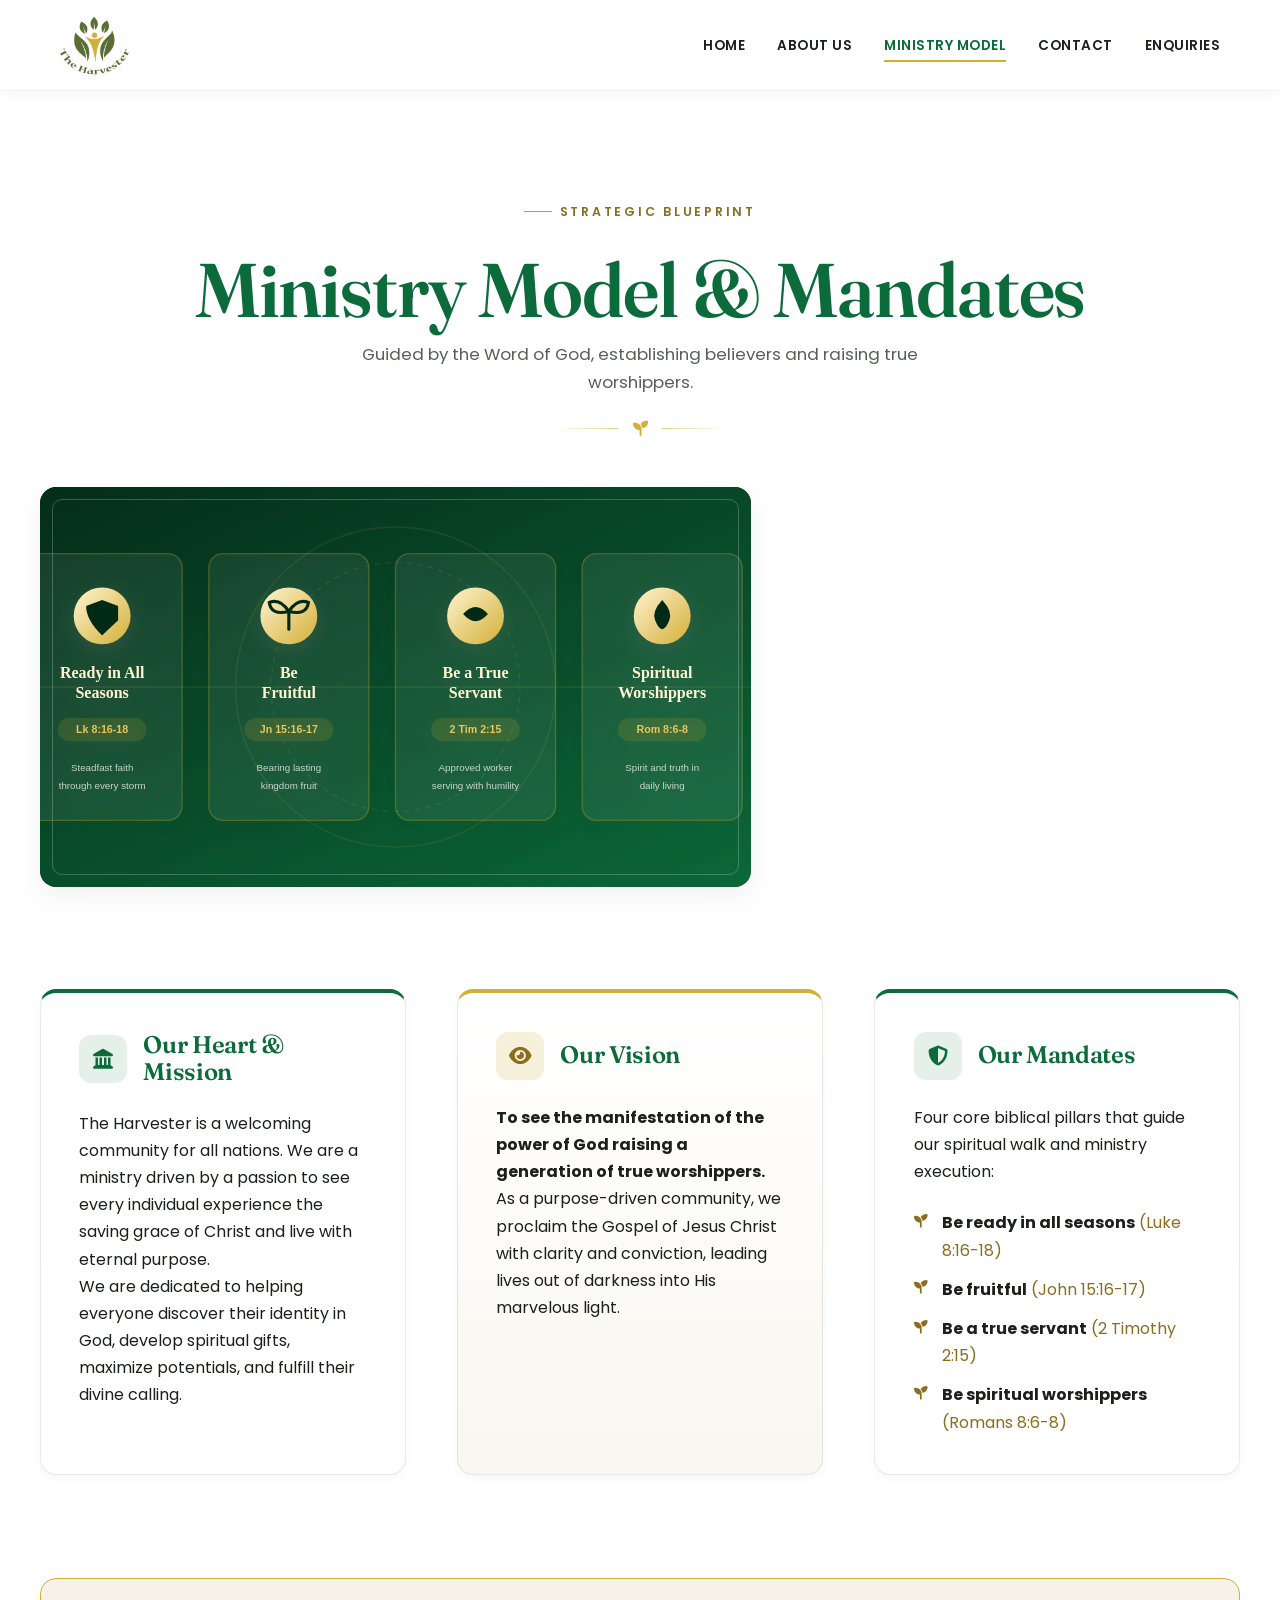
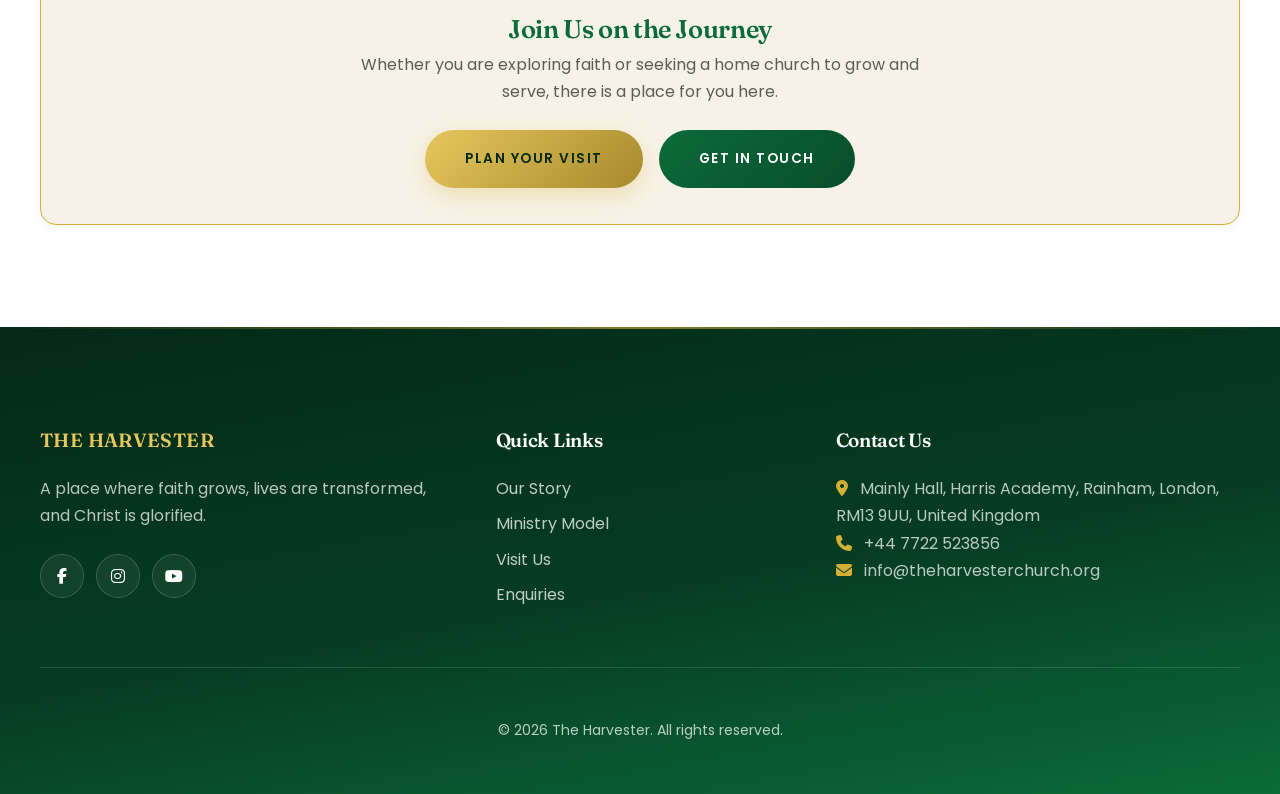
<file: strategy.html>
<!DOCTYPE html>
<html lang="en">
<head>
    <meta charset="UTF-8">
    <meta name="viewport" content="width=device-width, initial-scale=1.0">
    <meta http-equiv="X-UA-Compatible" content="IE=edge">
    
    <!-- Primary Meta Tags -->
    <title>Ministry Model & Mandates | The Harvester Church Rainham</title>
    <meta name="title" content="Ministry Model & Mandates | The Harvester Church Rainham">
    <meta name="description" content="Explore The Harvester Church ministry model, vision, and biblical mandates: Readiness in all seasons, fruitfulness, servant leadership, and spiritual worship.">
    <meta name="keywords" content="The Harvester Church strategy, ministry model, biblical mandates, Christian discipleship Rainham, true worship Church London">
    <meta name="author" content="The Harvester Church">
    <meta name="robots" content="index, follow">
    <link rel="canonical" href="https://theharvesterchurch.org/strategy.html">

    <!-- Theme & Icons -->
    <meta name="theme-color" content="#063D22">
    <link rel="icon" type="image/png" href="assets/images/logo.png">
    <link rel="apple-touch-icon" href="assets/images/logo.png">
    <link rel="manifest" href="site.webmanifest">

    <!-- Open Graph / Facebook -->
    <meta property="og:type" content="article">
    <meta property="og:url" content="https://theharvesterchurch.org/strategy.html">
    <meta property="og:site_name" content="The Harvester">
    <meta property="og:locale" content="en_GB">
    <meta property="og:title" content="Ministry Model & Mandates | The Harvester Church Rainham">
    <meta property="og:description" content="Explore our vision, spiritual blueprint, and four biblical mandates guiding The Harvester Church community.">
    <meta property="og:image" content="https://theharvesterchurch.org/assets/images/mandate-illustration.svg">
    <meta property="og:image:alt" content="The Harvester Church Mandates and Blueprint">

    <!-- Twitter Card -->
    <meta name="twitter:card" content="summary_large_image">
    <meta name="twitter:url" content="https://theharvesterchurch.org/strategy.html">
    <meta name="twitter:title" content="Ministry Model & Mandates | The Harvester Church Rainham">
    <meta name="twitter:description" content="Our vision, spiritual blueprint, and four biblical mandates in Rainham, London.">
    <meta name="twitter:image" content="https://theharvesterchurch.org/assets/images/mandate-illustration.svg">

    <!-- Google Fonts -->
    <link rel="preconnect" href="https://fonts.googleapis.com">
    <link rel="preconnect" href="https://fonts.gstatic.com" crossorigin>
    <link href="https://fonts.googleapis.com/css2?family=Fraunces:ital,opsz,wght@0,9..144,400;0,9..144,500;0,9..144,600;0,9..144,700;1,9..144,400;1,9..144,500&family=Poppins:wght@300;400;500;600&display=swap" rel="stylesheet">

    <!-- CSS Files -->
    <link rel="stylesheet" href="css/variables.css">
    <link rel="stylesheet" href="css/reset.css">
    <link rel="stylesheet" href="css/base.css">
    <link rel="stylesheet" href="css/components.css">
    <link rel="stylesheet" href="css/layout.css">
    <link rel="stylesheet" href="css/animations.css">

    <!-- Font Awesome for Icons -->
    <link rel="stylesheet" href="https://cdnjs.cloudflare.com/ajax/libs/font-awesome/6.4.0/css/all.min.css">

    <!-- Schema.org JSON-LD -->
    <script type="application/ld+json">
    {
      "@context": "https://schema.org",
      "@type": "WebPage",
      "name": "Ministry Model & Mandates | The Harvester Church Rainham",
      "url": "https://theharvesterchurch.org/strategy.html",
      "description": "The biblical blueprint and core mandates of The Harvester Church in Rainham, London.",
      "publisher": {
        "@type": "Church",
        "name": "The Harvester",
        "url": "https://theharvesterchurch.org/"
      }
    }
    </script>
</head>
<body>
    <header class="header">
        <div class="container">
            <nav class="nav" role="navigation" aria-label="Main Navigation">
                <a href="./" class="nav__logo">
                    <img src="assets/images/logo.png" alt="The Harvester logo" class="nav__logo-img">
                </a>
                
                <ul class="nav__list" id="nav-list">
                    <li><a href="./" class="nav__link">Home</a></li>
                    <li><a href="about.html" class="nav__link">About Us</a></li>
                    <li><a href="strategy.html" class="nav__link nav__link--active">Ministry Model</a></li>
                    <li><a href="contact.html" class="nav__link">Contact</a></li>
                    <li><a href="enquiries.html" class="nav__link">Enquiries</a></li>
                </ul>
                
                <button class="nav__toggle" id="nav-toggle" aria-label="Toggle Menu" aria-expanded="false">
                    <i class="fas fa-bars"></i>
                </button>
            </nav>
        </div>
    </header>

    <main>
        <section class="section strategy-overview">
            <div class="container">
                <div class="section__header text-center reveal">
                    <span class="eyebrow eyebrow--center">Strategic Blueprint</span>
                    <h1 class="section__title">Ministry Model & Mandates</h1>
                    <p class="section__subtitle">Guided by the Word of God, establishing believers and raising true worshippers.</p>
                    <div class="leaf-divider"><i class="fas fa-seedling"></i></div>
                </div>

                <!-- Visual Mandate Artwork Banner -->
                <div class="reveal" style="margin-bottom: var(--spacing-lg);">
                    <div class="media-frame media-frame--landscape" style="max-height: 400px;">
                        <img src="assets/images/mandate-illustration.svg" alt="The Harvester Mandate & Strategy Pillars">
                    </div>
                </div>

                <!-- Strategy Cards Grid -->
                <div class="strategy-grid">
                    <div class="strategy-card reveal">
                        <div class="strategy-card__header">
                            <div class="strategy-card__icon"><i class="fas fa-landmark"></i></div>
                            <h2 class="section__title" style="font-size: 1.5rem; margin: 0;">Our Heart & Mission</h2>
                        </div>
                        <p>The Harvester is a welcoming community for all nations. We are a ministry driven by a passion to see every individual experience the saving grace of Christ and live with eternal purpose.</p>
                        <p>We are dedicated to helping everyone discover their identity in God, develop spiritual gifts, maximize potentials, and fulfill their divine calling.</p>
                    </div>

                    <div class="strategy-card strategy-card--highlight reveal">
                        <div class="strategy-card__header">
                            <div class="strategy-card__icon"><i class="fas fa-eye"></i></div>
                            <h2 class="section__title" style="font-size: 1.5rem; margin: 0;">Our Vision</h2>
                        </div>
                        <p><strong>To see the manifestation of the power of God raising a generation of true worshippers.</strong></p>
                        <p>As a purpose-driven community, we proclaim the Gospel of Jesus Christ with clarity and conviction, leading lives out of darkness into His marvelous light.</p>
                    </div>

                    <div class="strategy-card reveal">
                        <div class="strategy-card__header">
                            <div class="strategy-card__icon"><i class="fas fa-shield-halved"></i></div>
                            <h2 class="section__title" style="font-size: 1.5rem; margin: 0;">Our Mandates</h2>
                        </div>
                        <p>Four core biblical pillars that guide our spiritual walk and ministry execution:</p>
                        <ul class="strategy-list">
                            <li><strong>Be ready in all seasons</strong> <span class="text-gold">(Luke 8:16-18)</span></li>
                            <li><strong>Be fruitful</strong> <span class="text-gold">(John 15:16-17)</span></li>
                            <li><strong>Be a true servant</strong> <span class="text-gold">(2 Timothy 2:15)</span></li>
                            <li><strong>Be spiritual worshippers</strong> <span class="text-gold">(Romans 8:6-8)</span></li>
                        </ul>
                    </div>
                </div>

                <!-- Bottom Action Banner -->
                <div class="card text-center reveal" style="margin-top: var(--spacing-lg); background: var(--color-bg-secondary); border: 1px solid var(--color-gold);">
                    <h3 style="font-family: var(--font-heading); font-size: 1.6rem; color: var(--color-primary); margin-bottom: 0.5rem;">Join Us on the Journey</h3>
                    <p style="max-width: 600px; margin: 0 auto 1.5rem; color: var(--color-text-light);">Whether you are exploring faith or seeking a home church to grow and serve, there is a place for you here.</p>
                    <div style="display: flex; justify-content: center; gap: 1rem; flex-wrap: wrap;">
                        <a href="contact.html" class="btn btn--gold">Plan Your Visit</a>
                        <a href="enquiries.html" class="btn btn--primary">Get in Touch</a>
                    </div>
                </div>

            </div>
        </section>
    </main>

    <footer class="footer bg-secondary">
        <div class="container">
            <div class="footer__grid">
                <div class="footer__col">
                    <h3 class="footer__title nav__logo">THE HARVESTER</h3>
                    <p>A place where faith grows, lives are transformed, and Christ is glorified.</p>
                    <div class="footer__social">
                        <a href="https://www.facebook.com/The%20Harvester" target="_blank" rel="noopener noreferrer" class="social-link" aria-label="Facebook"><i class="fab fa-facebook-f"></i></a>
                        <a href="https://www.instagram.com/theharvesterministry3" target="_blank" rel="noopener noreferrer" class="social-link" aria-label="Instagram"><i class="fab fa-instagram"></i></a>
                        <a href="https://www.youtube.com/theharvesterminisry5309" target="_blank" rel="noopener noreferrer" class="social-link" aria-label="YouTube"><i class="fab fa-youtube"></i></a>
                    </div>
                </div>
                <div class="footer__col">
                    <h4 class="footer__title">Quick Links</h4>
                    <ul class="footer__links">
                        <li><a href="about.html" class="footer__link">Our Story</a></li>
                        <li><a href="strategy.html" class="footer__link">Ministry Model</a></li>
                        <li><a href="contact.html" class="footer__link">Visit Us</a></li>
                        <li><a href="enquiries.html" class="footer__link">Enquiries</a></li>
                    </ul>
                </div>
                <div class="footer__col">
                    <h4 class="footer__title">Contact Us</h4>
                    <p><i class="fas fa-location-dot"></i> Mainly Hall, Harris Academy, Rainham, London, RM13 9UU, United Kingdom</p>
                    <p><i class="fas fa-phone"></i> +44 7722 523856</p>
                    <p><i class="fas fa-envelope"></i> info@theharvesterchurch.org</p>
                </div>
            </div>
            <div class="footer__bottom">
                <p>&copy; 2026 The Harvester. All rights reserved.</p>
            </div>
        </div>
    </footer>

    <script src="js/main.js"></script>
</body>
</html>
</file>
<file: css/variables.css>
:root {
    /* Colors - "Golden Hour over the Field" palette */
    --color-primary: #0B6B3A;          /* Field - primary brand green */
    --color-primary-dark: #084d2a;
    --color-primary-light: #128a4c;    /* Sprout */
    --color-canopy: #063D22;           /* deep green for hero + dark bands */
    --color-canopy-deep: #042A17;      /* deepest green, top of the hero sky */
    --color-gold: #D4AF37;             /* Harvest Gold - accent / decor */
    --color-gold-light: #e6c65d;
    --color-gold-dark: #a68a2b;
    --color-gold-ink: #8A6D1F;         /* Burnished - accessible gold for text on light */
    --color-bg: #FFFFFF;
    --color-bg-secondary: #F7F2E7;     /* Wheat Ivory - warm field light */
    --color-text: #1B2019;             /* warm Ink (subtle green undertone) */
    --color-text-light: #5A5F55;       /* muted warm grey-green */
    --color-white: #FFFFFF;
    --color-gray-light: #EFEADD;       /* soft warm surface (form inputs) */
    --color-line: rgba(11, 55, 34, 0.10); /* hairline on light */

    /* Gradients */
    --gradient-primary: linear-gradient(135deg, var(--color-primary), var(--color-primary-dark));
    --gradient-gold: linear-gradient(135deg, var(--color-gold-light), var(--color-gold-dark));
    --gradient-glass: linear-gradient(135deg, rgba(255, 255, 255, 0.9), rgba(255, 255, 255, 0.7));
    /* Signature hero ground: canopy sky with a golden-hour light-well rising from the field */
    --gradient-canopy: linear-gradient(170deg, var(--color-canopy-deep) 0%, var(--color-canopy) 55%, var(--color-primary) 100%);
    --gradient-goldwell: radial-gradient(120% 80% at 50% 118%, rgba(230, 198, 93, 0.55) 0%, rgba(212, 175, 55, 0.28) 22%, rgba(212, 175, 55, 0.06) 44%, transparent 62%);

    /* Typography */
    --font-heading: 'Fraunces', Georgia, 'Times New Roman', serif;
    --font-body: 'Poppins', system-ui, sans-serif;
    --focus-ring: 0 0 0 3px rgba(212, 175, 55, 0.55);

    /* Responsive Spacing Scale (8px base) */
    --spacing-xs: clamp(0.5rem, 1vw, 0.75rem);   /* 8px - 12px */
    --spacing-sm: clamp(1rem, 2vw, 1.5rem);     /* 16px - 24px */
    --spacing-md: clamp(2rem, 4vw, 3.5rem);     /* 32px - 56px */
    --spacing-lg: clamp(4rem, 8vw, 7rem);       /* 64px - 112px */
    --spacing-xl: clamp(6rem, 12vw, 10rem);     /* 96px - 160px */

    /* Container & Layout */
    --container-max-width: 1280px;
    --container-padding: clamp(1.25rem, 5vw, 2.5rem);

    /* Transitions */
    --transition-slow: 0.6s cubic-bezier(0.22, 1, 0.36, 1);
    --transition-base: 0.4s cubic-bezier(0.22, 1, 0.36, 1);
    --transition-fast: 0.2s ease;

    /* Design Tokens */
    --shadow-sm: 0 4px 10px rgba(0, 0, 0, 0.03);
    --shadow-md: 0 10px 30px rgba(0, 0, 0, 0.06);
    --shadow-lg: 0 20px 50px rgba(0, 0, 0, 0.1);
    --radius-sm: 4px;
    --radius-md: 16px;
    --radius-lg: 32px;
}
</file>
<file: css/base.css>
body {
    font-family: var(--font-body);
    color: var(--color-text);
    background-color: var(--color-bg);
    line-height: 1.7; /* Better readability */
}

h1, h2, h3, h4, h5, h6 {
    font-family: var(--font-heading);
    font-weight: 600;
    font-optical-sizing: auto;
    line-height: 1.12;
    letter-spacing: -0.015em;
    color: var(--color-primary);
}

h1 { font-size: clamp(2.4rem, 6.2vw, 4.75rem); font-weight: 600; }
h2 { font-size: clamp(1.9rem, 4vw, 3.1rem); }
h3 { font-size: clamp(1.25rem, 3vw, 1.9rem); }

/* Eyebrow / kicker — the utility face, formalized */
.eyebrow {
    display: inline-flex;
    align-items: center;
    gap: 0.6em;
    font-family: var(--font-body);
    font-weight: 600;
    font-size: 0.78rem;
    text-transform: uppercase;
    letter-spacing: 0.22em;
    color: var(--color-gold-ink);
    margin-bottom: var(--spacing-sm);
}

.eyebrow::before {
    content: '';
    width: 1.75rem;
    height: 1px;
    background: currentColor;
    opacity: 0.7;
}

.eyebrow--center { justify-content: center; }
.eyebrow--light { color: var(--color-gold-light); }

/* Seed divider — the one repeated flourish */
.leaf-divider {
    display: flex;
    align-items: center;
    justify-content: center;
    gap: 0.9rem;
    color: var(--color-gold);
    margin: var(--spacing-sm) auto 0;
    font-size: 0.95rem;
}

.leaf-divider::before,
.leaf-divider::after {
    content: '';
    width: clamp(2rem, 8vw, 4rem);
    height: 1px;
    background: linear-gradient(90deg, transparent, currentColor);
    opacity: 0.6;
}

.leaf-divider::after { transform: scaleX(-1); }

.container {
    max-width: var(--container-max-width);
    margin: 0 auto;
    padding: 0 var(--container-padding);
}

.section {
    padding: var(--spacing-lg) 0;
}

/* Vertical rhythm utility */
.stack > * + * {
    margin-top: var(--spacing-sm);
}

.text-center { text-align: center; }
.text-gold { color: var(--color-gold-ink); }
.text-primary { color: var(--color-primary); }
.text-white { color: var(--color-white); }

.bg-secondary { background-color: var(--color-bg-secondary); }
.bg-primary { background-color: var(--color-primary); color: var(--color-white); }

.no-padding { padding: 0 !important; }

/* Headings inside dark bands read as ivory, not brand green */
.bg-primary h1, .bg-primary h2, .bg-primary h3,
.page-header h1, .page-header h2, .page-header h3 { color: var(--color-white); }

/* Screen Reader Only */
.sr-only {
    position: absolute;
    width: 1px;
    height: 1px;
    padding: 0;
    margin: -1px;
    overflow: hidden;
    clip: rect(0, 0, 0, 0);
    white-space: nowrap;
    border: 0;
}
</file>
<file: css/components.css>
/* Buttons */
.btn {
    display: inline-flex;
    align-items: center;
    justify-content: center;
    padding: 1.1rem 2.5rem;
    font-family: var(--font-body);
    font-weight: 600;
    text-transform: uppercase;
    letter-spacing: 1.5px;
    border-radius: 100px; /* Modern pill shape */
    transition: var(--transition-base);
    text-align: center;
    font-size: 0.85rem;
    position: relative;
    overflow: hidden;
    z-index: 1;
}

.btn--primary {
    background: var(--gradient-primary);
    color: var(--color-white);
    border: none;
}

.btn--primary::before {
    content: '';
    position: absolute;
    top: 0;
    left: 0;
    width: 100%;
    height: 100%;
    background: var(--color-primary-light);
    transform: scaleX(0);
    transform-origin: right;
    transition: transform 0.5s var(--transition-base);
    z-index: -1;
}

.btn--primary:hover::before {
    transform: scaleX(1);
    transform-origin: left;
}

.btn--gold {
    background: var(--gradient-gold);
    color: var(--color-canopy-deep);
    box-shadow: 0 8px 22px rgba(212, 175, 55, 0.28);
}

.btn--gold:hover {
    box-shadow: 0 14px 30px rgba(212, 175, 55, 0.42);
    transform: translateY(-3px);
}

/* WhatsApp button */
.btn--whatsapp {
    background: #25D366;
    color: #fff;
    box-shadow: 0 8px 22px rgba(37, 211, 102, 0.28);
    gap: 0.5rem;
}

.btn--whatsapp:hover {
    background: #1ebe5d;
    box-shadow: 0 14px 30px rgba(37, 211, 102, 0.42);
    transform: translateY(-3px);
    color: #fff;
}

/* Email button */
.btn--email {
    background: #EA4335;
    color: #fff;
    box-shadow: 0 8px 22px rgba(234, 67, 53, 0.28);
    gap: 0.5rem;
}

.btn--email:hover {
    background: #d33426;
    box-shadow: 0 14px 30px rgba(234, 67, 53, 0.42);
    transform: translateY(-3px);
    color: #fff;
}

.btn--gold i,
.btn--whatsapp i,
.btn--email i {
    font-size: 1.1rem;
    margin-right: 0.4rem;
}

.btn--outline {
    border: 2px solid var(--color-primary);
    color: var(--color-primary);
}

.btn--outline:hover {
    background: var(--color-primary);
    color: var(--color-white);
    transform: translateY(-3px);
}

/* Ghost — for use on the dark canopy hero */
.btn--ghost {
    border: 1.5px solid rgba(255, 255, 255, 0.55);
    color: var(--color-white);
    background: rgba(255, 255, 255, 0.04);
    backdrop-filter: blur(2px);
}

.btn--ghost:hover {
    background: var(--color-white);
    color: var(--color-canopy);
    border-color: var(--color-white);
    transform: translateY(-3px);
}

/* Visible keyboard focus everywhere */
a:focus-visible,
button:focus-visible,
.btn:focus-visible,
.form__input:focus-visible,
.social-link:focus-visible {
    outline: none;
    box-shadow: var(--focus-ring);
}

/* Cards - Premium Styling */
.card {
    background: var(--color-white);
    padding: clamp(1.5rem, 3vw, 2.25rem);
    border-radius: var(--radius-md);
    box-shadow: var(--shadow-sm);
    transition: var(--transition-base);
    border: 1px solid var(--color-line);
}

.card:hover {
    transform: translateY(-8px);
    box-shadow: var(--shadow-lg);
    border-color: rgba(212, 175, 55, 0.35);
}

/* Service Card */
.service-card {
    text-align: center;
    display: flex;
    flex-direction: column;
    align-items: center;
    gap: var(--spacing-xs);
    position: relative;
    overflow: hidden;
}

/* thin gold seam at the top edge, revealed on hover */
.service-card::before {
    content: '';
    position: absolute;
    inset: 0 0 auto 0;
    height: 3px;
    background: var(--gradient-gold);
    transform: scaleX(0);
    transform-origin: left;
    transition: transform var(--transition-base);
}

.service-card:hover::before { transform: scaleX(1); }

.service-card__icon {
    display: inline-flex;
    align-items: center;
    justify-content: center;
    width: 4.5rem;
    height: 4.5rem;
    margin-bottom: var(--spacing-xs);
    font-size: 1.75rem;
    color: var(--color-gold-ink);
    background: radial-gradient(circle at 50% 35%, rgba(212, 175, 55, 0.18), rgba(212, 175, 55, 0.06));
    border: 1px solid rgba(212, 175, 55, 0.4);
    border-radius: 50%;
    transition: var(--transition-base);
}

.service-card:hover .service-card__icon {
    color: var(--color-canopy);
    background: var(--gradient-gold);
    border-color: transparent;
    transform: translateY(-2px);
}

.service-card__title {
    font-size: 1.5rem;
}

.service-card__time {
    font-weight: 600;
    color: var(--color-primary);
    letter-spacing: 0.01em;
}

.service-card__desc {
    color: var(--color-text-light);
    font-size: 0.9rem;
}

/* Event Card */
.events-grid {
    display: grid;
    grid-template-columns: repeat(auto-fit, minmax(300px, 1fr));
    gap: var(--spacing-md);
}

/* Event cards live on the dark canopy band -> glass-on-green */
.event-card {
    display: flex;
    flex-direction: column;
    align-items: flex-start;
    gap: var(--spacing-xs);
    background: rgba(255, 255, 255, 0.06);
    border: 1px solid rgba(255, 255, 255, 0.12);
    backdrop-filter: blur(6px);
    -webkit-backdrop-filter: blur(6px);
}

.event-card:hover {
    background: rgba(255, 255, 255, 0.1);
    border-color: rgba(212, 175, 55, 0.5);
}

.event-card__date {
    display: inline-flex;
    flex-direction: column;
    align-items: center;
    line-height: 1;
    background: var(--gradient-gold);
    color: var(--color-canopy-deep);
    padding: 0.5rem 0.85rem;
    font-family: var(--font-heading);
    font-weight: 600;
    font-size: 1.15rem;
    border-radius: var(--radius-sm);
    margin-bottom: var(--spacing-xs);
    letter-spacing: 0.02em;
}

.event-card__title {
    font-size: 1.35rem;
    color: var(--color-white);
}

.event-card__info {
    font-size: 0.875rem;
    color: rgba(255, 255, 255, 0.72);
}

.event-card__info i {
    color: var(--color-gold-light);
    margin-right: 5px;
}

/* Value Item — meaning-bearing seed glyph instead of arbitrary numbers */
.values-grid {
    display: grid;
    grid-template-columns: repeat(auto-fit, minmax(220px, 1fr));
    gap: var(--spacing-md);
}

.value-item {
    text-align: center;
    padding: var(--spacing-sm);
}

.value-item__icon {
    display: inline-flex;
    align-items: center;
    justify-content: center;
    width: 3.75rem;
    height: 3.75rem;
    margin-bottom: var(--spacing-sm);
    font-size: 1.4rem;
    color: var(--color-primary);
    background: rgba(11, 107, 58, 0.07);
    border-radius: 50%;
}

.value-item h3 {
    margin-bottom: var(--spacing-xs);
    position: relative;
    z-index: 1;
}

.value-item p {
    color: var(--color-text-light);
}

/* Value Card (Ministry Model core values) */
.value-card {
    background: var(--color-white);
    border: 1px solid var(--color-line);
    border-left: 3px solid var(--color-gold);
    border-radius: var(--radius-sm);
    padding: var(--spacing-sm);
    transition: var(--transition-base);
}

.value-card:hover {
    border-left-color: var(--color-primary);
    box-shadow: var(--shadow-sm);
    transform: translateX(4px);
}

.value-card h3 {
    font-size: 1.2rem;
    margin-bottom: 0.35rem;
}

.value-card p { color: var(--color-text-light); }

/* Leadership Card */
.leadership-card {
    text-align: center;
}

.leadership-card__image {
    margin-bottom: var(--spacing-sm);
}

.leadership-card h3 {
    font-size: 1.25rem;
    margin-bottom: 0.25rem;
}

.leadership-card .text-gold {
    font-size: 0.85rem;
    font-weight: 600;
    text-transform: uppercase;
    letter-spacing: 0.12em;
}

/* Forms */
.form-container {
    max-width: 800px;
    margin: 0 auto;
    background: var(--color-white);
    padding: var(--spacing-lg);
    border-radius: 8px;
    box-shadow: var(--shadow-md);
}

.form {
    display: flex;
    flex-direction: column;
    gap: var(--spacing-md);
}

.form__group {
    display: flex;
    flex-direction: column;
    gap: 0.5rem;
}

.form__label {
    font-weight: 500;
    color: var(--color-primary);
}

.form__input {
    padding: 0.85rem 1.05rem;
    border: 1px solid var(--color-line);
    border-radius: var(--radius-sm);
    background-color: var(--color-gray-light);
    color: var(--color-text);
    transition: var(--transition-base);
}

.form__input::placeholder { color: var(--color-text-light); opacity: 0.75; }

.form__input:focus {
    outline: none;
    border-color: var(--color-primary);
    background-color: var(--color-white);
    box-shadow: 0 0 0 3px rgba(11, 107, 58, 0.12);
}

.form__error {
    color: #d32f2f;
    font-size: 0.8rem;
    height: 1rem;
}

.form__message {
    padding: 1rem;
    border-radius: 4px;
    text-align: center;
    display: none;
}

.form__message--success {
    display: block;
    background-color: #e8f5e9;
    color: #2e7d32;
    border: 1px solid #c8e6c9;
}

.form__message--error {
    display: block;
    background-color: #fdecea;
    color: #d32f2f;
    border: 1px solid #f5c6c2;
}

.btn--full {
    width: 100%;
}

/* ==========================================================================
   Formalized components (previously referenced in markup, unstyled)
   ========================================================================== */

/* Generic responsive grid */
.grid {
    display: grid;
    gap: var(--spacing-md);
}

.grid--2-col {
    grid-template-columns: 1fr;
}

@media (min-width: 768px) {
    .grid--2-col { grid-template-columns: repeat(2, 1fr); }
}

/* Section subtitle */
.section__subtitle {
    color: var(--color-text-light);
    max-width: 56ch;
    margin: 0 auto;
    font-size: 1.05rem;
}

/* Contact detail row */
.contact-detail {
    display: flex;
    align-items: flex-start;
    gap: 1rem;
}

.contact-detail > i {
    flex-shrink: 0;
    display: inline-flex;
    align-items: center;
    justify-content: center;
    width: 3rem;
    height: 3rem;
    border-radius: 50%;
    background: rgba(11, 107, 58, 0.07);
    color: var(--color-primary);
    font-size: 1.1rem;
}

.contact-detail h3,
.contact-detail h4 {
    color: var(--color-text);
    margin-bottom: 0.15rem;
}

.contact-detail p { color: var(--color-text-light); margin: 0; }

/* Contact Page Social Row Brand Colors */
.contact-detail .fa-facebook-f {
    background: rgba(24, 119, 242, 0.1);
    color: #1877F2;
}
.contact-detail .fa-instagram {
    background: rgba(225, 48, 108, 0.1);
    color: #E1306C;
}
.contact-detail .fa-youtube {
    background: rgba(255, 0, 0, 0.1);
    color: #FF0000;
}

/* Social links */
.social-link {
    display: inline-flex;
    align-items: center;
    justify-content: center;
    width: 2.75rem;
    height: 2.75rem;
    border-radius: 50%;
    border: 1px solid var(--color-line);
    color: var(--color-primary);
    background: var(--color-white);
    transition: var(--transition-base);
}

.social-link:hover {
    background: var(--gradient-primary);
    color: var(--color-white);
    border-color: transparent;
    transform: translateY(-3px);
    box-shadow: var(--shadow-sm);
}

/* Social brand colours */
.social-link[aria-label="Facebook"] { color: #1877F2; border-color: rgba(24, 119, 242, 0.3); }
.social-link[aria-label="Instagram"] { color: #E1306C; border-color: rgba(225, 48, 108, 0.3); }
.social-link[aria-label="YouTube"]   { color: #FF0000; border-color: rgba(255, 0, 0, 0.3); }

.social-link[aria-label="Facebook"]:hover  { background: #1877F2; border-color: transparent; }
.social-link[aria-label="Instagram"]:hover { background: linear-gradient(45deg, #FD1D1D, #E1306C, #833AB4); border-color: transparent; }
.social-link[aria-label="YouTube"]:hover   { background: #FF0000; border-color: transparent; }

/* Strategy (Ministry Model) list blocks */
.strategy-list,
.strategy-block ol,
.strategy-block ul,
.strategy-sublist {
    padding-left: 0;
    margin-top: var(--spacing-sm);
    display: flex;
    flex-direction: column;
    gap: 0.75rem;
}

.strategy-list li,
.strategy-sublist li,
.strategy-block ol > li,
.strategy-block ul > li {
    position: relative;
    padding-left: 1.75rem;
    color: var(--color-text-light);
}

.strategy-list li strong { color: var(--color-text); }

.strategy-list li::before,
.strategy-block ul > li::before {
    content: '\f4d8'; /* fa-seedling */
    font-family: 'Font Awesome 6 Free';
    font-weight: 900;
    position: absolute;
    left: 0;
    top: 0.05em;
    color: var(--color-gold-ink);
    font-size: 0.85em;
}

.strategy-block { margin-top: var(--spacing-sm); }

.strategy-block ol { counter-reset: strat; }

.strategy-block ol > li {
    counter-increment: strat;
}

.strategy-block ol > li::before {
    content: counter(strat);
    font-family: var(--font-heading);
    font-weight: 600;
    font-size: 0.9em;
    color: var(--color-primary);
    background: rgba(11, 107, 58, 0.08);
    width: 1.4rem;
    height: 1.4rem;
    border-radius: 50%;
    display: inline-flex;
    align-items: center;
    justify-content: center;
    position: absolute;
    left: 0;
    top: 0.05em;
}

.strategy-sublist {
    margin-top: 0.75rem;
    margin-left: 1.75rem;
}

.strategy-sublist li::before {
    content: '\f105'; /* fa-angle-right */
    font-family: 'Font Awesome 6 Free';
    font-weight: 900;
    position: absolute;
    left: 0;
    top: 0.05em;
    color: var(--color-gold-ink);
}

.strategy-block h3 {
    font-size: 1.3rem;
    margin-bottom: 0.5rem;
    color: var(--color-primary);
}

/* Ministry Model section cards get generous internal rhythm */
.strategy-overview .card + .card { margin-top: var(--spacing-md); }
.strategy-overview .card > p { margin-top: 0.75rem; color: var(--color-text-light); }
.strategy-overview .card > p strong { color: var(--color-text); }

/* Scripture band — quiet typographic moment */
.scripture {
    background: var(--color-bg-secondary);
    text-align: center;
}

.scripture__quote {
    font-family: var(--font-heading);
    font-style: italic;
    font-weight: 400;
    font-size: clamp(1.5rem, 3.6vw, 2.6rem);
    line-height: 1.3;
    color: var(--color-primary);
    max-width: 20ch;
    margin: 0 auto;
    text-wrap: balance;
}

.scripture__ref {
    display: block;
    margin-top: var(--spacing-sm);
    font-family: var(--font-body);
    font-style: normal;
    font-weight: 600;
    font-size: 0.8rem;
    letter-spacing: 0.2em;
    text-transform: uppercase;
    color: var(--color-gold-ink);
}

/* CSS image placeholder & real image container */
.media-frame {
    position: relative;
    border-radius: var(--radius-md);
    overflow: hidden;
    background:
        radial-gradient(120% 90% at 50% 120%, rgba(212, 175, 55, 0.22), transparent 60%),
        var(--gradient-canopy);
    display: flex;
    align-items: center;
    justify-content: center;
    color: rgba(255, 255, 255, 0.9);
    box-shadow: var(--shadow-md);
}

.media-frame img {
    width: 100%;
    height: 100%;
    object-fit: cover;
    display: block;
    border-radius: var(--radius-md);
    transition: transform var(--transition-slow);
}

.media-frame:hover img {
    transform: scale(1.03);
}

.media-frame::after {
    content: '';
    position: absolute;
    inset: 0.75rem;
    border: 1px solid rgba(255, 255, 255, 0.22);
    border-radius: calc(var(--radius-md) - 6px);
    pointer-events: none;
    z-index: 2;
}

.media-frame--portrait { aspect-ratio: 4 / 5; }
.media-frame--landscape { aspect-ratio: 16 / 9; }
.media-frame--headshot { aspect-ratio: 1 / 1; }

.media-frame__mark {
    display: flex;
    flex-direction: column;
    align-items: center;
    gap: 0.5rem;
    text-align: center;
}

.media-frame__monogram {
    font-family: var(--font-heading);
    font-weight: 600;
    font-size: clamp(2.5rem, 8vw, 4rem);
    color: var(--color-gold-light);
    line-height: 1;
}

.media-frame__label {
    font-family: var(--font-body);
    font-size: 0.72rem;
    letter-spacing: 0.18em;
    text-transform: uppercase;
    color: rgba(255, 255, 255, 0.6);
}

/* Strategy Grid */
.strategy-grid {
    display: grid;
    grid-template-columns: repeat(auto-fit, minmax(300px, 1fr));
    gap: var(--spacing-md);
    margin-top: var(--spacing-md);
}

.strategy-card {
    background: var(--color-white);
    padding: clamp(1.75rem, 3vw, 2.5rem);
    border-radius: var(--radius-md);
    box-shadow: var(--shadow-sm);
    border: 1px solid var(--color-line);
    border-top: 4px solid var(--color-primary);
    transition: var(--transition-base);
    display: flex;
    flex-direction: column;
}

.strategy-card:hover {
    transform: translateY(-6px);
    box-shadow: var(--shadow-lg);
    border-color: var(--color-gold);
}

.strategy-card--highlight {
    border-top-color: var(--color-gold);
    background: linear-gradient(180deg, #FFFFFF 0%, #FAF7F0 100%);
}

.strategy-card__header {
    display: flex;
    align-items: center;
    gap: 1rem;
    margin-bottom: var(--spacing-sm);
}

.strategy-card__icon {
    width: 48px;
    height: 48px;
    border-radius: 12px;
    background: rgba(11, 107, 58, 0.1);
    color: var(--color-primary);
    display: flex;
    align-items: center;
    justify-content: center;
    font-size: 1.25rem;
    flex-shrink: 0;
}

.strategy-card--highlight .strategy-card__icon {
    background: rgba(212, 175, 55, 0.18);
    color: var(--color-gold-ink);
}

/* Contact Cards Grid */
.contact-cards-grid {
    display: grid;
    grid-template-columns: repeat(auto-fit, minmax(260px, 1fr));
    gap: var(--spacing-md);
    margin-top: var(--spacing-md);
}

.contact-card-item {
    background: var(--color-white);
    padding: 1.75rem;
    border-radius: var(--radius-md);
    border: 1px solid var(--color-line);
    box-shadow: var(--shadow-sm);
    text-align: center;
    transition: var(--transition-base);
    display: flex;
    flex-direction: column;
    align-items: center;
}

.contact-card-item:hover {
    transform: translateY(-5px);
    box-shadow: var(--shadow-md);
    border-color: var(--color-gold);
}

.contact-card-item__icon {
    width: 56px;
    height: 56px;
    border-radius: 50%;
    background: rgba(11, 107, 58, 0.08);
    color: var(--color-primary);
    display: flex;
    align-items: center;
    justify-content: center;
    font-size: 1.35rem;
    margin-bottom: 1rem;
    transition: var(--transition-base);
}

.contact-card-item:hover .contact-card-item__icon {
    background: var(--gradient-primary);
    color: var(--color-white);
}

.contact-card-item h3 {
    font-size: 1.15rem;
    margin-bottom: 0.5rem;
    color: var(--color-canopy-deep);
}

.contact-card-item p {
    color: var(--color-text-light);
    font-size: 0.95rem;
    line-height: 1.5;
}

/* Visit Card (Alternative to Map) */
.visit-info-card {
    background: linear-gradient(135deg, var(--color-canopy-deep) 0%, var(--color-canopy) 100%);
    color: var(--color-white);
    padding: clamp(2rem, 4vw, 3rem);
    border-radius: var(--radius-md);
    box-shadow: var(--shadow-lg);
    border: 1px solid rgba(212, 175, 55, 0.25);
    display: flex;
    flex-direction: column;
    gap: 1.5rem;
}

.visit-info-card__header {
    border-bottom: 1px solid rgba(255, 255, 255, 0.15);
    padding-bottom: 1rem;
}

.visit-info-card__badge {
    display: inline-flex;
    align-items: center;
    gap: 0.5rem;
    padding: 0.35rem 0.85rem;
    border-radius: 50px;
    background: rgba(212, 175, 55, 0.2);
    color: var(--color-gold-light);
    font-size: 0.8rem;
    font-weight: 600;
    text-transform: uppercase;
    letter-spacing: 0.1em;
    margin-bottom: 0.5rem;
}

.visit-feature-list {
    list-style: none;
    padding: 0;
    margin: 0;
    display: flex;
    flex-direction: column;
    gap: 1rem;
}

.visit-feature-item {
    display: flex;
    align-items: flex-start;
    gap: 1rem;
}

.visit-feature-item i {
    color: var(--color-gold-light);
    font-size: 1.2rem;
    margin-top: 0.2rem;
    flex-shrink: 0;
}

.visit-feature-item strong {
    display: block;
    color: var(--color-white);
    font-size: 1rem;
}

.visit-feature-item span {
    color: rgba(255, 255, 255, 0.75);
    font-size: 0.9rem;
}
</file>
<file: css/layout.css>
/* Header & Navigation */
.header {
    position: sticky;
    top: 0;
    z-index: 1000;
    background: rgba(255, 255, 255, 0.95);
    backdrop-filter: blur(12px);
    -webkit-backdrop-filter: blur(12px);
    border-bottom: 1px solid rgba(0, 0, 0, 0.05);
    transition: var(--transition-base);
}

.nav {
    display: flex;
    justify-content: space-between;
    align-items: center;
    gap: 1rem;
    height: clamp(70px, 10vw, 90px);
    padding: 0 1rem;
}

.nav__logo {
    display: flex;
    align-items: center;
    flex-shrink: 0;
}

.nav__logo-img {
    display: block;
    width: auto;
    max-height: clamp(52px, 6vw, 80px);
    max-width: 220px;
    height: auto;
}

.nav__list {
    display: flex;
    align-items: center;
    gap: var(--spacing-sm);
    flex-wrap: wrap;
}

.nav__toggle {
    display: none;
}

.nav__link {
    position: relative;
    font-weight: 600;
    font-size: 0.85rem;
    text-transform: uppercase;
    letter-spacing: 0.5px;
    color: var(--color-text);
    padding: 0.5rem 0.25rem;
    transition: color var(--transition-fast);
}

.nav__link::after {
    content: '';
    position: absolute;
    left: 0.25rem;
    right: 0.25rem;
    bottom: 0.1rem;
    height: 2px;
    background: var(--color-gold);
    transform: scaleX(0);
    transform-origin: left;
    transition: transform var(--transition-base);
}

.nav__link:hover { color: var(--color-primary); }
.nav__link:hover::after,
.nav__link--active::after { transform: scaleX(1); }
.nav__link--active { color: var(--color-primary); }

/* Mobile Nav Optimization */
@media (max-width: 1023px) {
    .nav__toggle {
        display: flex;
        align-items: center;
        justify-content: center;
        width: 48px;
        height: 48px;
        border-radius: 50%;
        background: var(--color-bg-secondary);
        position: relative;
        z-index: 3000;
        transition: var(--transition-base);
    }

    .nav__toggle:active {
        transform: scale(0.9);
    }

    .nav__list {
        position: fixed;
        top: 0;
        left: 0;
        right: 0;
        width: 100%;
        height: 100vh;
        background: var(--color-white);
        flex-direction: column;
        justify-content: center;
        align-items: center;
        gap: 1.5rem;
        z-index: 2000;
        transition: transform 0.6s cubic-bezier(0.22, 1, 0.36, 1);
        padding: 2rem;
        box-sizing: border-box;
        transform: translateX(100%);
        overflow-y: auto;
        overscroll-behavior: contain;
    }

    .nav__list--open {
        transform: translateX(0);
    }

    .nav__link {
        font-size: 1.25rem;
        font-family: var(--font-heading);
        text-transform: none;
        letter-spacing: 0;
        margin: 0;
    }
}

.hero__actions {
    display: flex;
    justify-content: center;
    gap: 1rem;
    margin-top: var(--spacing-md);
    flex-wrap: wrap;
}

.hero__actions .btn {
    min-width: 200px;
}

@media (max-width: 767px) {
    .hero__actions {
        flex-direction: column;
        gap: 0.85rem;
    }

    .hero__actions .btn {
        width: 100%;
        min-width: auto;
    }
}

/* ==========================================================================
   Hero — the signature: "Golden Hour over the Field" (CSS only, no image)
   ========================================================================== */
.hero {
    position: relative;
    min-height: clamp(560px, 88vh, 860px);
    display: flex;
    align-items: center;
    padding: var(--spacing-xl) 0 var(--spacing-lg);
    background: var(--gradient-canopy);
    color: var(--color-white);
    text-align: center;
    overflow: hidden;
    isolation: isolate;
}

/* Layer 1: the golden-hour light-well rising from the horizon (ambient) */
.hero::before {
    content: '';
    position: absolute;
    inset: -10% -10% 0;
    background: var(--gradient-goldwell);
    z-index: -2;
    transform-origin: 50% 100%;
    animation: heroGlow 12s ease-in-out infinite alternate;
}

/* Layer 2: faint field furrows fanning up from the bottom edge */
.hero::after {
    content: '';
    position: absolute;
    left: 50%;
    bottom: 0;
    width: 160%;
    height: 42%;
    transform: translateX(-50%);
    background: repeating-linear-gradient(
        95deg,
        transparent 0 38px,
        rgba(212, 175, 55, 0.10) 38px 39px
    );
    -webkit-mask-image: linear-gradient(to top, #000 0%, transparent 100%);
    mask-image: linear-gradient(to top, #000 0%, transparent 100%);
    z-index: -1;
    pointer-events: none;
}

/* Optional Hero Background Visual Artwork */
.hero__backdrop {
    position: absolute;
    inset: 0;
    width: 100%;
    height: 100%;
    object-fit: cover;
    opacity: 0.28;
    z-index: -3;
    filter: saturate(1.2) contrast(1.1);
    pointer-events: none;
}

.hero__content {
    max-width: 900px;
    margin: 0 auto;
}

.hero .hero__eyebrow {
    justify-content: center;
    color: var(--color-gold-light);
}

.hero__title {
    font-size: clamp(2.75rem, 7.5vw, 5.5rem);
    font-weight: 600;
    letter-spacing: -0.02em;
    line-height: 1.04;
    color: var(--color-white);
    text-wrap: balance;
}

.hero__title .text-gold {
    color: var(--color-gold-light);
    font-style: italic;
}

.hero__subtitle {
    font-size: clamp(1.05rem, 2.2vw, 1.3rem);
    margin: var(--spacing-sm) auto var(--spacing-md);
    max-width: 640px;
    line-height: 1.6;
    color: rgba(255, 255, 255, 0.85);
}

/* Scroll cue at the base of the hero */
.hero__cue {
    position: absolute;
    left: 50%;
    bottom: 1.5rem;
    transform: translateX(-50%);
    color: rgba(255, 255, 255, 0.55);
    font-size: 1.1rem;
    z-index: 0;
    animation: heroCue 2.2s ease-in-out infinite;
}

/* ==========================================================================
   Page header — inner pages share the canopy signature (shorter)
   ========================================================================== */
.page-header {
    position: relative;
    background: var(--gradient-canopy);
    color: var(--color-white);
    text-align: center;
    padding: calc(var(--spacing-lg) + var(--spacing-sm)) 0 var(--spacing-lg);
    overflow: hidden;
    isolation: isolate;
}

.page-header::before {
    content: '';
    position: absolute;
    inset: -20% -10% 0;
    background: var(--gradient-goldwell);
    z-index: -1;
}

.page-header p {
    max-width: 60ch;
    margin: var(--spacing-xs) auto 0;
    color: rgba(255, 255, 255, 0.82);
}

.page-header .eyebrow { color: var(--color-gold-light); justify-content: center; }

/* Section Common Spacing */
.section__header {
    margin-bottom: var(--spacing-md);
}

.section__title {
    margin-bottom: 0.5rem;
}

/* Responsive Grids with Smart Gaps */
.service-times__grid,
.events-grid,
.leadership-grid {
    display: grid;
    grid-template-columns: repeat(auto-fit, minmax(min(100%, 320px), 340px));
    gap: var(--spacing-sm);
    justify-content: center;
}

.about-preview__container,
.contact-preview__container,
.story__container {
    display: grid;
    grid-template-columns: 1fr;
    gap: var(--spacing-md);
    align-items: center;
}

@media (min-width: 1024px) {
    .about-preview__container,
    .contact-preview__container,
    .story__container {
        grid-template-columns: 1fr 1fr;
        gap: var(--spacing-lg);
    }
}

/* Footer — deep canopy bookend to the hero */
.footer,
.footer.bg-secondary {
    padding: var(--spacing-lg) 0 var(--spacing-md);
    background: var(--gradient-canopy);
    color: rgba(255, 255, 255, 0.75);
    position: relative;
}

/* hairline gold seam along the very top */
.footer::before {
    content: '';
    position: absolute;
    top: 0;
    left: 0;
    right: 0;
    height: 2px;
    background: linear-gradient(90deg, transparent, var(--color-gold), transparent);
    opacity: 0.6;
}

.footer p { color: rgba(255, 255, 255, 0.72); }

.footer__grid {
    display: grid;
    grid-template-columns: 1.4fr 1fr 1.4fr;
    gap: var(--spacing-md);
    margin-bottom: var(--spacing-md);
}

@media (max-width: 767px) {
    .footer__grid { grid-template-columns: 1fr; gap: var(--spacing-sm); }
}

.footer__title {
    margin-bottom: var(--spacing-sm);
    font-size: 1.2rem;
    color: var(--color-white);
}

.footer__title.nav__logo {
    font-family: var(--font-heading);
    font-weight: 600;
    letter-spacing: 0.02em;
    color: var(--color-gold-light);
    display: block;
}

.footer__col p i { color: var(--color-gold); margin-right: 0.5rem; }

.footer__link {
    display: inline-block;
    margin-bottom: 0.5rem;
    color: rgba(255, 255, 255, 0.75);
    transition: var(--transition-fast);
}

.footer__link:hover {
    color: var(--color-gold-light);
    padding-left: 5px;
}

.footer__social {
    display: flex;
    gap: 0.75rem;
    margin-top: var(--spacing-sm);
}

.footer__social .social-link {
    background: rgba(255, 255, 255, 0.06);
    border-color: rgba(255, 255, 255, 0.16);
    color: var(--color-white);
}

.footer__social .social-link:hover {
    background: var(--gradient-gold);
    color: var(--color-canopy-deep);
    border-color: transparent;
}

.footer__bottom {
    border-top: 1px solid rgba(255, 255, 255, 0.12);
    padding-top: var(--spacing-md);
    text-align: center;
    font-size: 0.875rem;
    color: rgba(255, 255, 255, 0.6);
}

/* ==========================================================================
   Contact preview (home) + Visit / map framing
   ========================================================================== */
.contact-preview__info > p {
    color: var(--color-text-light);
    margin-top: var(--spacing-xs);
}

.contact-preview__details {
    display: flex;
    flex-direction: column;
    gap: var(--spacing-sm);
    margin: var(--spacing-md) 0;
}

.contact-preview__map iframe,
.map-frame iframe {
    display: block;
    border-radius: var(--radius-md);
    box-shadow: var(--shadow-md);
}

/* Story / leadership image slots share the media-frame look */
.story__image .media-frame { width: 100%; }

/* Section header rhythm */
.section__header .section__subtitle { margin-top: 0.5rem; }
</file>
<file: css/animations.css>
/* Scroll-triggered Animations */
.reveal {
    opacity: 0;
    transform: translateY(30px);
    transition: all 0.8s ease-out;
}

.reveal--visible {
    opacity: 1;
    transform: translateY(0);
}

/* Keyframes */
@keyframes fadeIn {
    from { opacity: 0; }
    to { opacity: 1; }
}

@keyframes slideUp {
    from { transform: translateY(20px); opacity: 0; }
    to { transform: translateY(0); opacity: 1; }
}

.animate-fade { animation: fadeIn 1s ease forwards; }
.animate-slide-up { animation: slideUp 0.8s ease forwards; }

/* ==========================================================================
   Hero — orchestrated load sequence + ambient golden-hour motion
   ========================================================================== */
@keyframes heroRise {
    from { opacity: 0; transform: translateY(28px); }
    to   { opacity: 1; transform: translateY(0); }
}

.hero__content > * {
    opacity: 0;
    animation: heroRise 0.9s cubic-bezier(0.22, 1, 0.36, 1) forwards;
}

.hero__content > *:nth-child(1) { animation-delay: 0.15s; }
.hero__content > *:nth-child(2) { animation-delay: 0.32s; }
.hero__content > *:nth-child(3) { animation-delay: 0.49s; }
.hero__content > *:nth-child(4) { animation-delay: 0.66s; }

/* Ambient light-well drift (subtle, slow) */
@keyframes heroGlow {
    0%   { opacity: 0.75; transform: translateY(0) scale(1); }
    100% { opacity: 1;    transform: translateY(-2%) scale(1.06); }
}

/* Scroll cue bob */
@keyframes heroCue {
    0%, 100% { transform: translate(-50%, 0); opacity: 0.55; }
    50%      { transform: translate(-50%, 8px); opacity: 0.9; }
}

/* ==========================================================================
   Respect users who prefer reduced motion
   ========================================================================== */
@media (prefers-reduced-motion: reduce) {
    *,
    *::before,
    *::after {
        animation-duration: 0.001ms !important;
        animation-iteration-count: 1 !important;
        transition-duration: 0.001ms !important;
        scroll-behavior: auto !important;
    }

    .reveal { opacity: 1 !important; transform: none !important; }
    .hero__content > * { opacity: 1 !important; }
    .hero::before { animation: none !important; }
    .hero__cue { display: none; }
}
</file>
